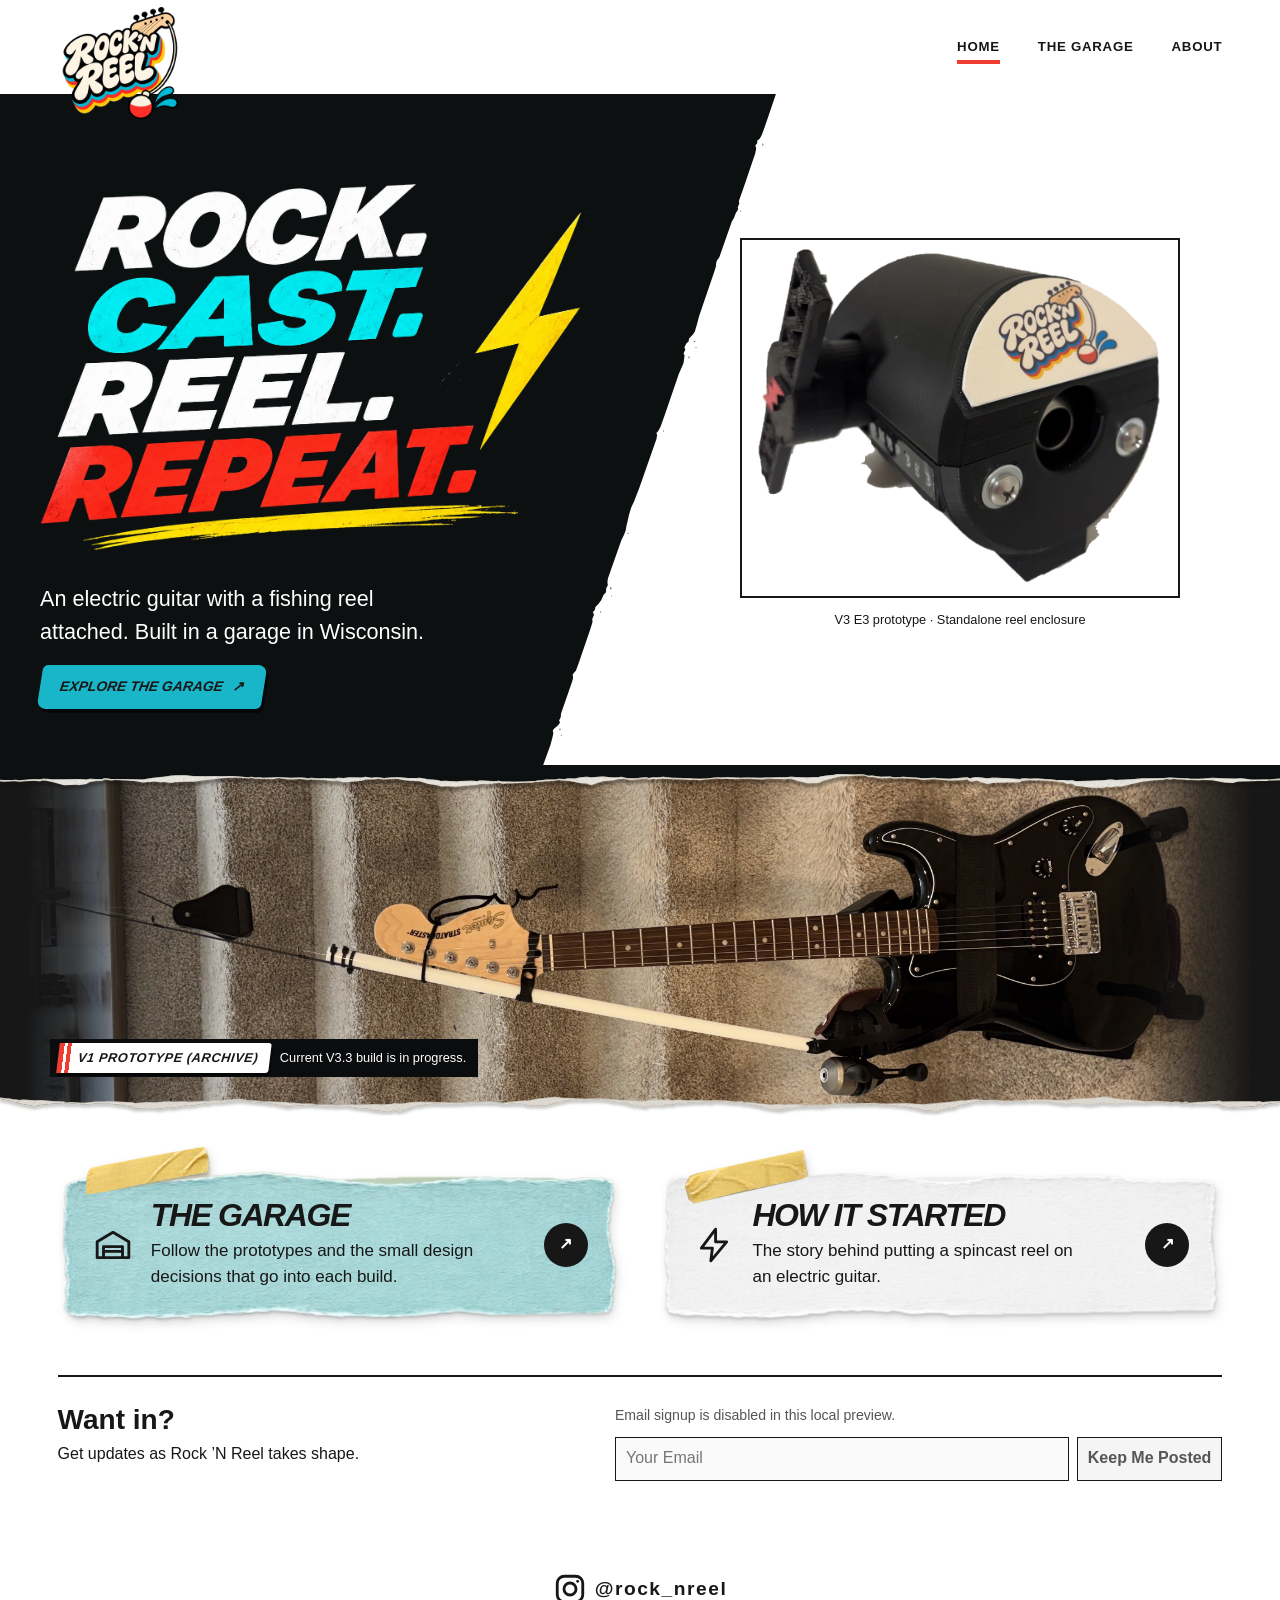
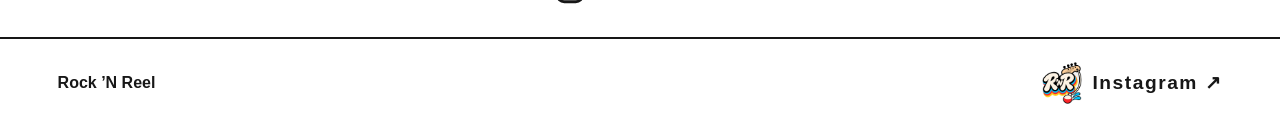
<file: index.html>
<!doctype html>
<html lang="en">
<head>
  <meta charset="utf-8">
  <meta name="viewport" content="width=device-width, initial-scale=1">
  <meta name="theme-color" content="#171717">
  <title>Rock ’N Reel | Rock. Cast. Reel. Repeat.</title>
  <link rel="icon" href="favicon.ico" sizes="16x16 32x32 48x48">
  <link rel="icon" type="image/png" sizes="16x16" href="favicon-16.png">
  <link rel="icon" type="image/png" sizes="32x32" href="favicon-32.png">
  <link rel="icon" type="image/png" sizes="48x48" href="favicon-48.png">
  <link rel="apple-touch-icon" sizes="180x180" href="webclip-180.png">
  <link rel="manifest" href="site.webmanifest">
  <link rel="stylesheet" href="style.css">
  <link rel="stylesheet" href="homepage-variations.css">
  <script src="integrations.js" defer></script>
</head>
<body class="home punk punk-a punk-d main-home">
  <a class="skip-link" href="#main">Skip to content</a>
  <header class="site-header">
    <div class="frame masthead">
      <a class="brand" href="index.html"><img src="assets/branding/rock-n-reel-logo-transparent.png" width="1328" height="1184" alt="Rock ’N Reel"></a>
      <nav aria-label="Main navigation">
      <a href="index.html" aria-current="page">Home</a>
      <a href="garage/index.html">The Garage</a>
      <a href="about.html">About</a>
      </nav>
    </div>
  </header>
  <main id="main" class="">
    <section class="punk-hero hero hero-split">
      <div class="hero-copy hero-left">
        <h1><img src="assets/site-art/headline-art.webp" width="1329" height="889" alt="Rock. Cast. Reel. Repeat."></h1>
        <p>An electric guitar with a fishing reel attached. Built in a garage in Wisconsin.</p>
        <a class="button" href="garage/index.html">Explore The Garage <span aria-hidden="true">↗</span></a>
      </div>
      <figure class="photo reel-photo hero-right">
        <div class="reel-stage">
          <img src="assets/site-art/reel-v3e3-original-photo-cutout.webp" width="1004" height="858" alt="Three-quarter view of the black V3 E3 enclosure with its Rock ’N Reel badge and line opening" fetchpriority="high">
        </div>
        <figcaption>V3 E3 prototype · Standalone reel enclosure</figcaption>
      </figure>
    </section>
    <section class="full-guitar" aria-label="Full prototype panorama">
      <figure class="photo">
        <div class="paper-edge upper" aria-hidden="true"></div>
        <div class="guitar-panorama">
          <img src="assets/photos/archive-v1/v1-full-guitar-horizontal.jpg" width="2016" height="1512" alt="Full black electric guitar with the V1 reel and fishing rod attached, laid across carpeted steps">
        </div>
        <div class="paper-edge lower" aria-hidden="true"></div>
        <figcaption><strong class="archive-stamp">V1 PROTOTYPE (ARCHIVE)</strong><span>Current V3.3 build is in progress.</span></figcaption>
      </figure>
    </section>
    <div class="frame cards home-cards">
    <article class="card blue">
      <div class="card-copy">
        <span class="card-icon" aria-hidden="true"><svg viewBox="0 0 24 24"><path d="M2 10l10-6 10 6v10H2z M6 20v-7h12v7 M6 16h12" stroke-linejoin="round" /></svg></span>
        <h2>The Garage</h2>
        <p>Follow the prototypes and the small design decisions that go into each build.</p>
        <a class="text-link" href="garage/index.html"><span class="sr-only">See the builds </span><span aria-hidden="true">&#8599;</span></a>
      </div>
    </article>
    <article class="card yellow">
      <div class="card-copy">
        <span class="card-icon" aria-hidden="true"><svg viewBox="0 0 24 24"><path d="M13 2L4 14h7l-1 8 10-12h-7z" stroke-linejoin="round" /></svg></span>
        <h2>How it started</h2>
        <p>The story behind putting a spincast reel on an electric guitar.</p>
        <a class="text-link" href="about.html"><span class="sr-only">Read the story </span><span aria-hidden="true">&#8599;</span></a>
      </div>
    </article>
    </div>
    <section class="signup frame" aria-labelledby="signup-heading">
      <div><h2 id="signup-heading">Want in?</h2><p>Get updates as Rock ’N Reel takes shape.</p></div>
      <div>
        <p id="signup-status">Email signup is disabled in this local preview.</p>
        <form aria-describedby="signup-status"
          data-action="https://app.kit.com/forms/9862928/subscriptions"
          class="seva-form formkit-form signup-form"
          method="post"
          data-sv-form="9862928"
          data-uid="51ef95fc87"
          data-format="inline"
          data-version="5"
          data-options="{&quot;settings&quot;:{&quot;after_subscribe&quot;:{&quot;action&quot;:&quot;message&quot;,&quot;success_message&quot;:&quot;You’re in. One quick email confirmation and you’re officially on the list.&quot;,&quot;redirect_url&quot;:&quot;&quot;},&quot;analytics&quot;:{&quot;google&quot;:null,&quot;fathom&quot;:null,&quot;facebook&quot;:null,&quot;segment&quot;:null,&quot;pinterest&quot;:null,&quot;sparkloop&quot;:null,&quot;googletagmanager&quot;:null},&quot;modal&quot;:{&quot;trigger&quot;:&quot;timer&quot;,&quot;scroll_percentage&quot;:null,&quot;timer&quot;:5,&quot;devices&quot;:&quot;all&quot;,&quot;show_once_every&quot;:15},&quot;powered_by&quot;:{&quot;show&quot;:true,&quot;url&quot;:&quot;https://kit.com/features/forms?utm_campaign=poweredby&amp;utm_content=form&amp;utm_medium=referral&amp;utm_source=dynamic&quot;},&quot;recaptcha&quot;:{&quot;enabled&quot;:true},&quot;return_visitor&quot;:{&quot;action&quot;:&quot;custom_content&quot;,&quot;custom_content&quot;:&quot;You’re already on the list 🤘\nWe’ll keep you posted when Rock ’N Reel has something worth shouting about.&quot;},&quot;slide_in&quot;:{&quot;display_in&quot;:&quot;bottom_right&quot;,&quot;trigger&quot;:&quot;timer&quot;,&quot;scroll_percentage&quot;:null,&quot;timer&quot;:5,&quot;devices&quot;:&quot;all&quot;,&quot;show_once_every&quot;:15},&quot;sticky_bar&quot;:{&quot;display_in&quot;:&quot;top&quot;,&quot;trigger&quot;:&quot;timer&quot;,&quot;scroll_percentage&quot;:null,&quot;timer&quot;:5,&quot;devices&quot;:&quot;all&quot;,&quot;show_once_every&quot;:15}},&quot;version&quot;:&quot;5&quot;}"
          min-width="400 500 600 700 800"
        >
          <div data-style="clean">
            <ul class="formkit-alert formkit-alert-error" data-element="errors" data-group="alert" aria-live="polite"></ul>
            <div class="seva-fields formkit-fields" data-element="fields" data-stacked="false">
              <div class="formkit-field">
                <label class="sr-only" for="signup-email">Email address</label>
                <input id="signup-email" disabled class="formkit-input" name="email_address" type="email" autocomplete="email" aria-label="Your Email" placeholder="Your Email" required>
              </div>
              <button class="formkit-submit" disabled data-element="submit" type="submit">
                <div class="formkit-spinner" aria-hidden="true"><div></div><div></div><div></div></div>
                <span>Keep Me Posted</span>
              </button>
            </div>
            <div class="formkit-powered-by-convertkit-container">
              <a class="formkit-powered-by-convertkit" href="https://kit.com/features/forms?utm_campaign=poweredby&amp;utm_content=form&amp;utm_medium=referral&amp;utm_source=dynamic" data-element="powered-by" data-variant="dark" target="_blank" rel="nofollow noopener">Built with Kit</a>
            </div>
          </div>
        </form>
      </div>
    </section>

    <footer class="social-footer">
      <a class="instagram-link" href="https://www.instagram.com/rock_nreel/" target="_blank" rel="noopener noreferrer" aria-label="Follow Rock ’N Reel on Instagram at @rock_nreel">
        <svg class="instagram-icon" viewBox="0 0 24 24" aria-hidden="true">
          <rect x="3" y="3" width="18" height="18" rx="5"></rect>
          <circle cx="12" cy="12" r="4.25"></circle>
          <circle class="instagram-icon-dot" cx="17.4" cy="6.6" r="1"></circle>
        </svg>
        <span>@rock_nreel</span>
      </a>
    </footer>
  </main>
  <footer class="site-footer"><div class="frame footer-inner">
    <span>Rock ’N Reel</span>
    <a href="https://www.instagram.com/rock_nreel/" rel="noopener noreferrer" class="instagram-link"><img src="assets/branding/rock-n-reel-rr-favicon-512.png" width="60" height="60" alt=""><span>Instagram <span aria-hidden="true">&#8599;</span></span></a>
  </div></footer>
</body>
</html>
</file>
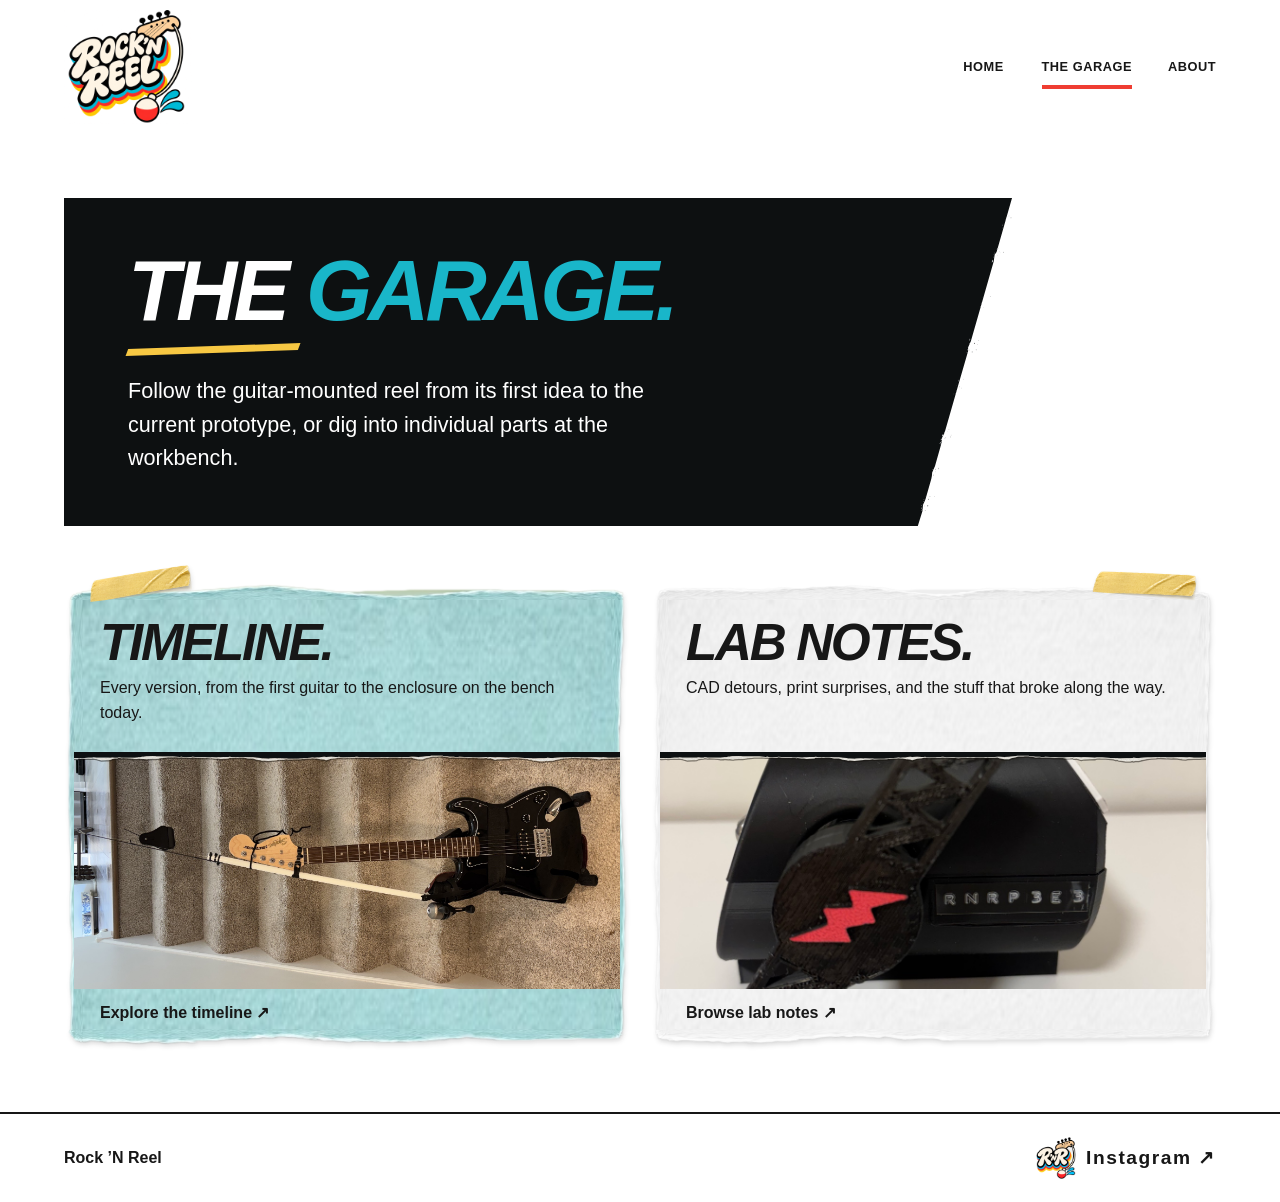
<file: garage/index.html>
<!doctype html>
<html lang="en">
<head>
  <meta charset="utf-8">
  <meta name="viewport" content="width=device-width, initial-scale=1">
  <meta name="theme-color" content="#171717">
  <title>The Garage | Rock ’N Reel</title>
  <link rel="icon" href="../favicon.ico" sizes="16x16 32x32 48x48">
  <link rel="icon" type="image/png" sizes="16x16" href="../favicon-16.png">
  <link rel="icon" type="image/png" sizes="32x32" href="../favicon-32.png">
  <link rel="icon" type="image/png" sizes="48x48" href="../favicon-48.png">
  <link rel="apple-touch-icon" sizes="180x180" href="../webclip-180.png">
  <link rel="manifest" href="../site.webmanifest">
  <link rel="stylesheet" href="../style.css">
  <link rel="stylesheet" href="garage.css">
  <script src="../integrations.js" defer></script>
</head>
<body class="garage-site">
  <a class="skip-link" href="#main">Skip to content</a>
  <header class="site-header">
    <div class="frame masthead">
      <a class="brand" href="../index.html"><img src="../assets/branding/rock-n-reel-logo-transparent.png" width="1328" height="1184" alt="Rock ’N Reel"></a>
      <nav aria-label="Main navigation">
      <a href="../index.html">Home</a>
      <a href="../garage/index.html" aria-current="page">The Garage</a>
      <a href="../about.html">About</a>
      </nav>
    </div>
  </header>
  <main id="main" class="interior">
    <div class="frame">
    <div class="page-intro garage-mast">
      <h1>The <em>Garage.</em></h1>
      <p>Follow the guitar-mounted reel from its first idea to the current prototype, or dig into individual parts at the workbench.</p>
    </div>
      <div class="garage-choices">
  <a class="garage-choice" href="timeline.html"><div><h2>Timeline.</h2><p>Every version, from the first guitar to the enclosure on the bench today.</p></div>
  <div class="choice-photo"><img src="../assets/photos/archive-v1/v1-full-guitar-horizontal.jpg" alt="Archive V1 guitar and rod on carpeted steps"></div><span>Explore the timeline &#8599;</span></a>
  <a class="garage-choice notes-choice" href="lab-notes.html"><div><h2>Lab Notes.</h2><p>CAD detours, print surprises, and the stuff that broke along the way.</p></div>
  <div class="choice-photo"><img src="../assets/photos/v3-e3/v3-e3-handle-and-version.jpg" alt="V3 E3 enclosure handle with a red lightning bolt"></div><span>Browse lab notes &#8599;</span></a>
</div>
    </div>
  </main>
  <footer class="site-footer"><div class="frame footer-inner">
    <span>Rock ’N Reel</span>
    <a href="https://www.instagram.com/rock_nreel/" rel="noopener noreferrer" class="instagram-link"><img src="../assets/branding/rock-n-reel-rr-favicon-512.png" width="60" height="60" alt=""><span>Instagram <span aria-hidden="true">&#8599;</span></span></a>
  </div></footer>
</body>
</html>
</file>
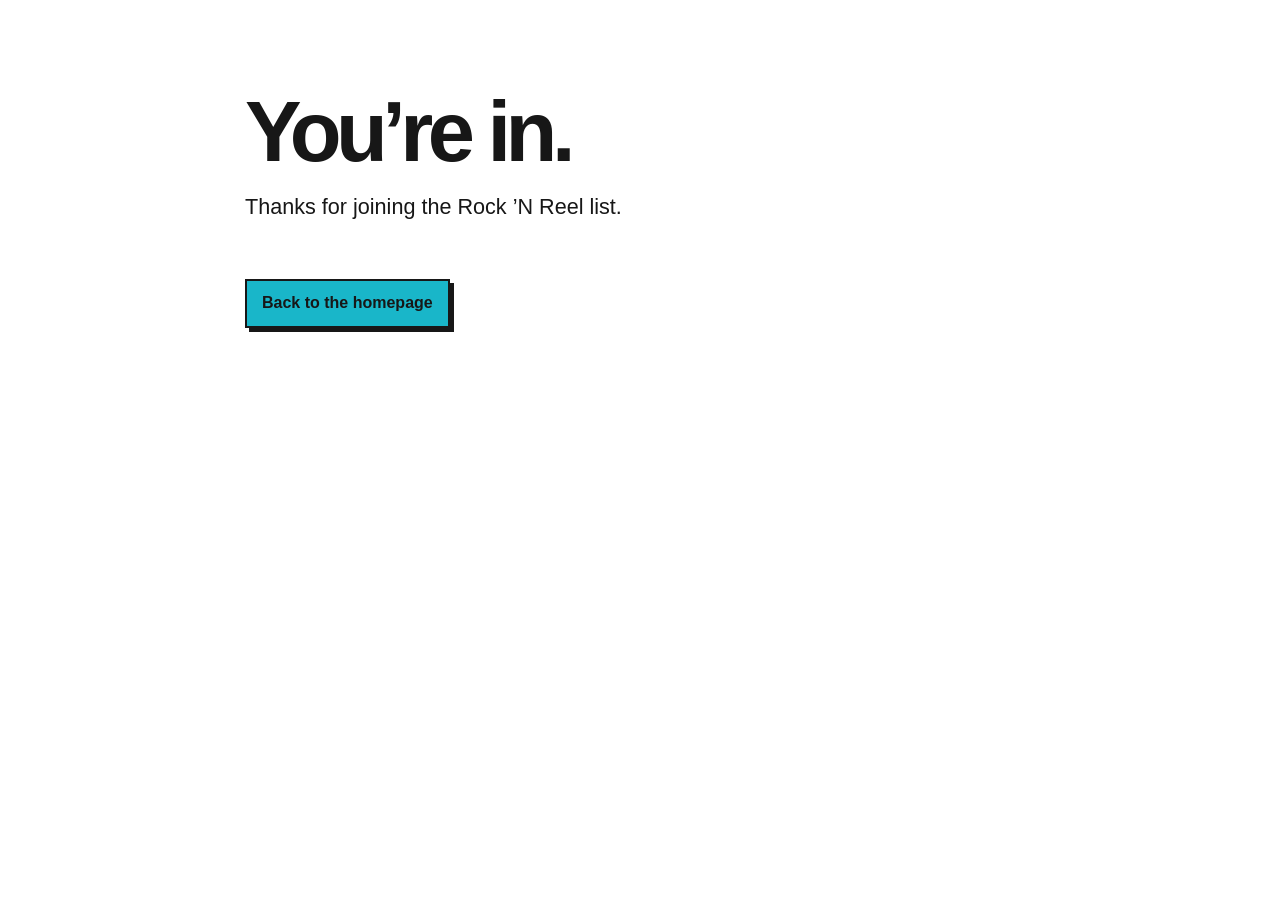
<file: thanks/index.html>
<!doctype html>
<html lang="en">
<head>
  <meta charset="utf-8">
  <meta name="viewport" content="width=device-width, initial-scale=1">
  <title>You’re In — Rock ’N Reel</title>
  <meta name="description" content="Thanks for joining the Rock ’N Reel list.">
  <meta name="theme-color" content="#0a0a0a">

  <link rel="icon" href="../favicon.ico" sizes="16x16 32x32 48x48">
  <link rel="icon" type="image/png" sizes="16x16" href="../favicon-16.png">
  <link rel="icon" type="image/png" sizes="32x32" href="../favicon-32.png">
  <link rel="icon" type="image/png" sizes="48x48" href="../favicon-48.png">
  <link rel="apple-touch-icon" sizes="180x180" href="../webclip-180.png">
  <link rel="manifest" href="../site.webmanifest">
  <link rel="stylesheet" href="../style.css">
</head>
<body>
  <main class="interior">
    <section class="frame article" aria-labelledby="confirmation-heading">
      <div class="page-intro">
        <h1 id="confirmation-heading">You’re in.</h1>
        <p>Thanks for joining the Rock ’N Reel list.</p>
      </div>
      <a class="button" href="../">Back to the homepage</a>
    </section>
  </main>
  <!-- Cloudflare Web Analytics -->
  <script type="module" src="https://static.cloudflareinsights.com/beacon.min.js" data-cf-beacon='{"token":"14f0848816214ab6982079dc518ba7c0"}'></script>
  <!-- End Cloudflare Web Analytics -->
</body>
</html>
</file>
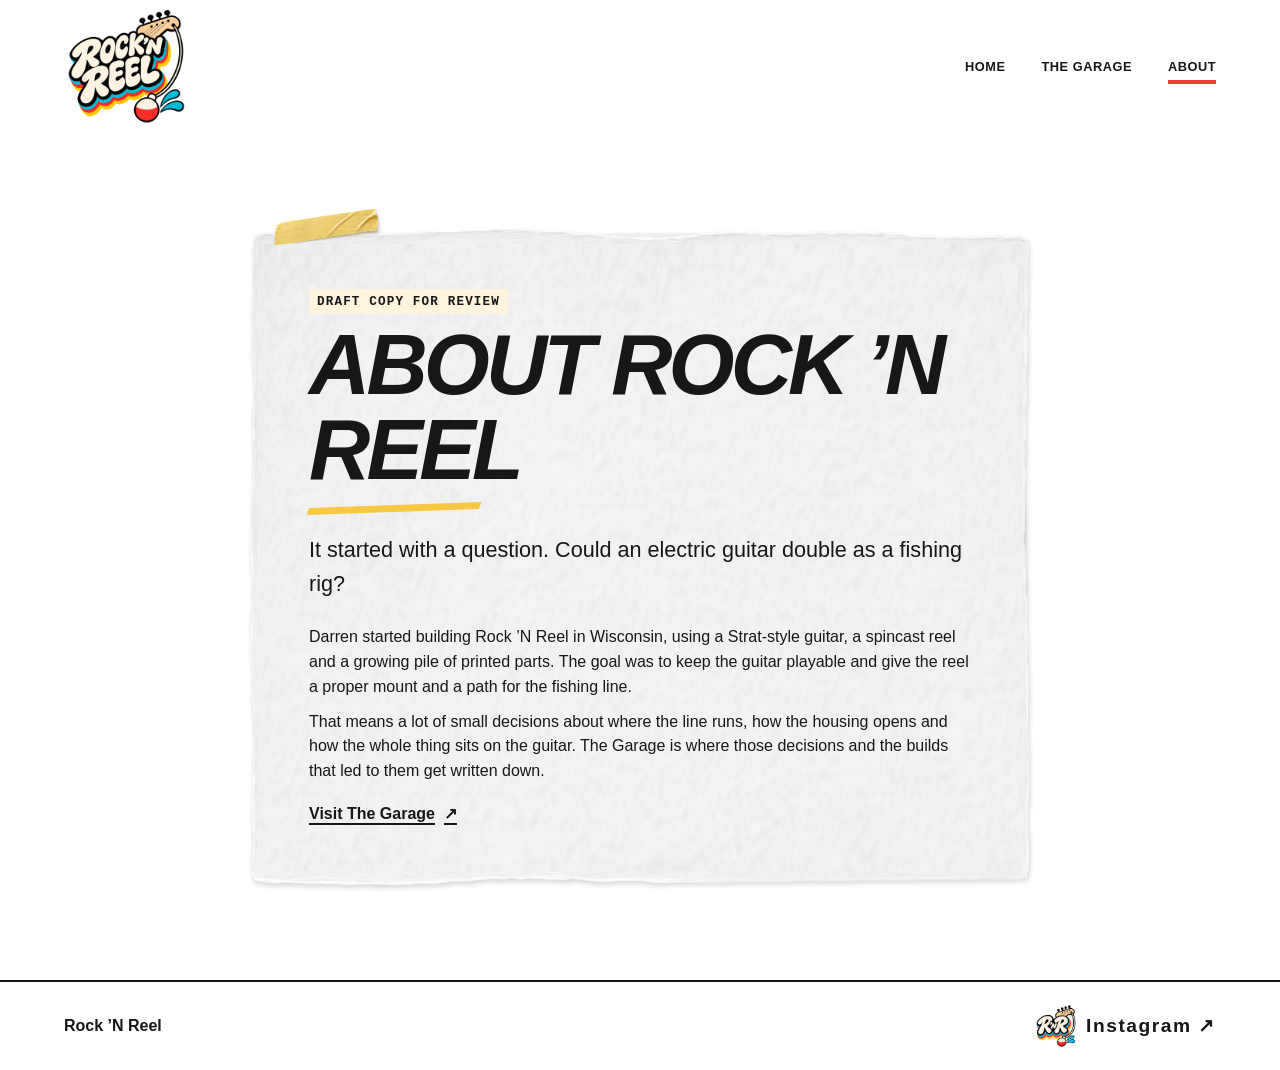
<file: about.html>
<!doctype html>
<html lang="en">
<head>
  <meta charset="utf-8">
  <meta name="viewport" content="width=device-width, initial-scale=1">
  <meta name="theme-color" content="#171717">
  <title>About | Rock ’N Reel</title>
  <link rel="icon" href="favicon.ico" sizes="16x16 32x32 48x48">
  <link rel="icon" type="image/png" sizes="16x16" href="favicon-16.png">
  <link rel="icon" type="image/png" sizes="32x32" href="favicon-32.png">
  <link rel="icon" type="image/png" sizes="48x48" href="favicon-48.png">
  <link rel="apple-touch-icon" sizes="180x180" href="webclip-180.png">
  <link rel="manifest" href="site.webmanifest">
  <link rel="stylesheet" href="style.css">
  <script src="integrations.js" defer></script>
</head>
<body class="garage-site about-site">
  <a class="skip-link" href="#main">Skip to content</a>
  <header class="site-header">
    <div class="frame masthead">
      <a class="brand" href="index.html"><img src="assets/branding/rock-n-reel-logo-transparent.png" width="1328" height="1184" alt="Rock ’N Reel"></a>
      <nav aria-label="Main navigation">
      <a href="index.html">Home</a>
      <a href="garage/index.html">The Garage</a>
      <a href="about.html" aria-current="page">About</a>
      </nav>
    </div>
  </header>
  <main id="main" class="interior">
    <article class="frame article">
      <p class="article-meta draft">Draft copy for review</p>
      <h1>About Rock ’N Reel</h1>
      <p class="lede">It started with a question. Could an electric guitar double as a fishing rig?</p>
      <p>Darren started building Rock ’N Reel in Wisconsin, using a Strat-style guitar, a spincast reel and a growing pile of printed parts. The goal was to keep the guitar playable and give the reel a proper mount and a path for the fishing line.</p>
      <p>That means a lot of small decisions about where the line runs, how the housing opens and how the whole thing sits on the guitar. The Garage is where those decisions and the builds that led to them get written down.</p>
      <a class="text-link" href="garage/index.html">Visit The Garage <span aria-hidden="true">↗</span></a>
    </article>
  </main>
  <footer class="site-footer"><div class="frame footer-inner">
    <span>Rock ’N Reel</span>
    <a href="https://www.instagram.com/rock_nreel/" rel="noopener noreferrer" class="instagram-link"><img src="assets/branding/rock-n-reel-rr-favicon-512.png" width="60" height="60" alt=""><span>Instagram <span aria-hidden="true">&#8599;</span></span></a>
  </div></footer>
</body>
</html>
</file>
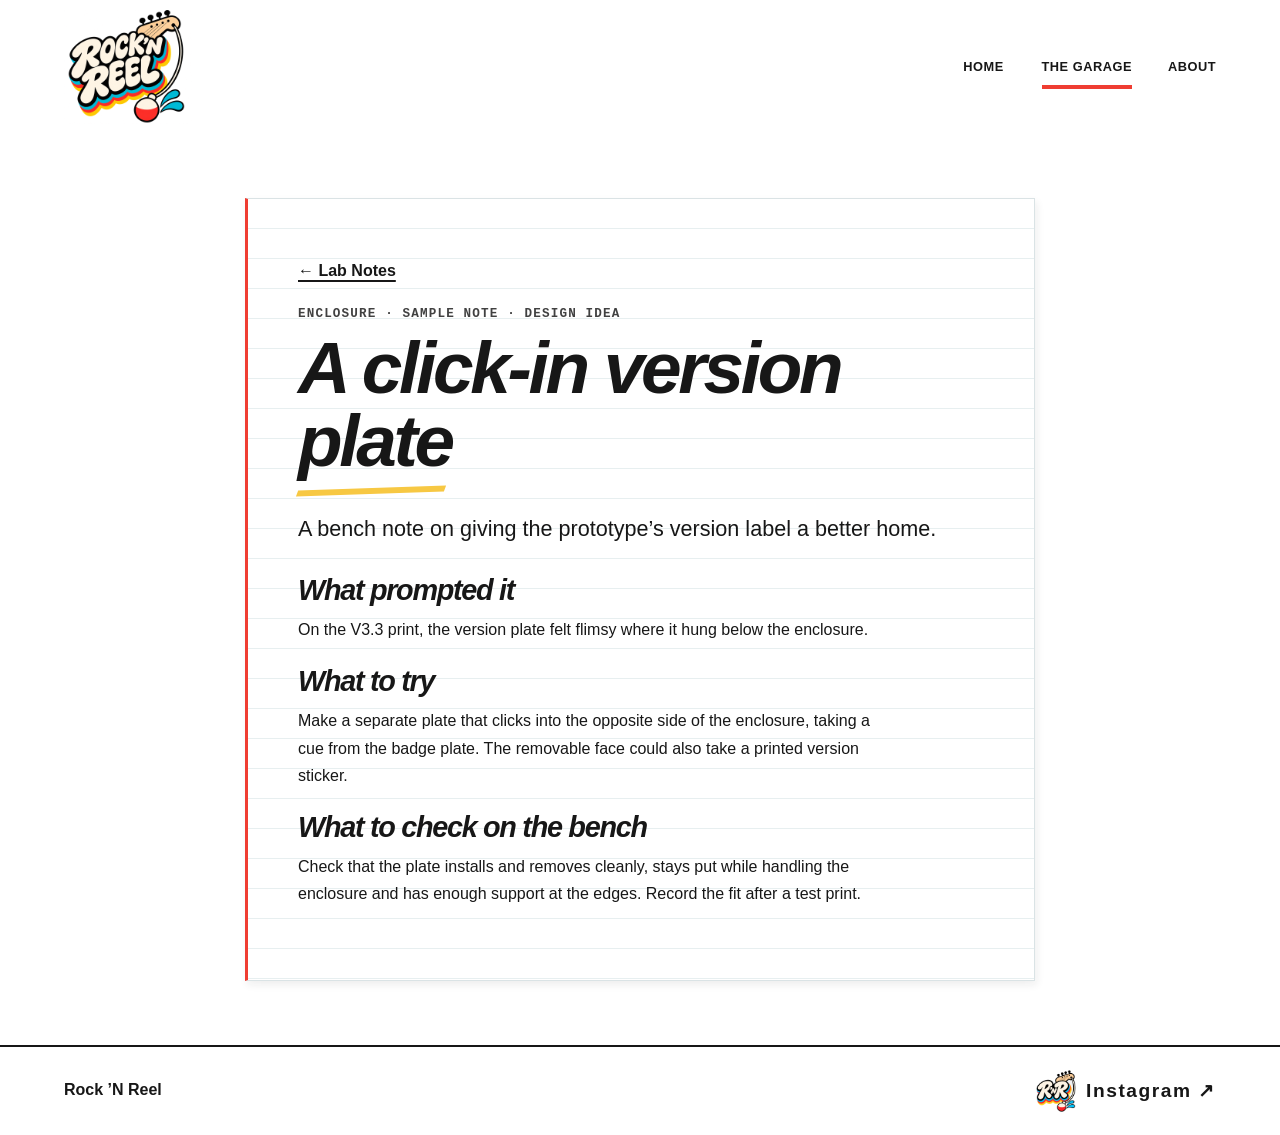
<file: garage/click-in-version-plate.html>
<!doctype html>
<html lang="en">
<head>
  <meta charset="utf-8">
  <meta name="viewport" content="width=device-width, initial-scale=1">
  <meta name="theme-color" content="#171717">
  <title>A click-in version plate | Rock ’N Reel</title>
  <link rel="icon" href="../favicon.ico" sizes="16x16 32x32 48x48">
  <link rel="icon" type="image/png" sizes="16x16" href="../favicon-16.png">
  <link rel="icon" type="image/png" sizes="32x32" href="../favicon-32.png">
  <link rel="icon" type="image/png" sizes="48x48" href="../favicon-48.png">
  <link rel="apple-touch-icon" sizes="180x180" href="../webclip-180.png">
  <link rel="manifest" href="../site.webmanifest">
  <link rel="stylesheet" href="../style.css">
  <link rel="stylesheet" href="garage.css">
  <script src="../integrations.js" defer></script>
</head>
<body class="garage-site">
  <a class="skip-link" href="#main">Skip to content</a>
  <header class="site-header">
    <div class="frame masthead">
      <a class="brand" href="../index.html"><img src="../assets/branding/rock-n-reel-logo-transparent.png" width="1328" height="1184" alt="Rock ’N Reel"></a>
      <nav aria-label="Main navigation">
      <a href="../index.html">Home</a>
      <a href="../garage/index.html" aria-current="location">The Garage</a>
      <a href="../about.html">About</a>
      </nav>
    </div>
  </header>
  <main id="main" class="interior">
    <article class="frame article notebook">
      <header class="entry-header">
        <a class="back-link" href="lab-notes.html">← Lab Notes</a>
        <p class="article-meta">Enclosure · Sample note · Design idea</p>
        <h1>A click-in version plate</h1>
        <p class="lede">A bench note on giving the prototype’s version label a better home.</p>
      </header>
      <section><h2>What prompted it</h2><p>On the V3.3 print, the version plate felt flimsy where it hung below the enclosure.</p></section>
      <section><h2>What to try</h2><p>Make a separate plate that clicks into the opposite side of the enclosure, taking a cue from the badge plate. The removable face could also take a printed version sticker.</p></section>
      <section><h2>What to check on the bench</h2><p>Check that the plate installs and removes cleanly, stays put while handling the enclosure and has enough support at the edges. Record the fit after a test print.</p></section>
    </article>
  </main>
  <footer class="site-footer"><div class="frame footer-inner">
    <span>Rock ’N Reel</span>
    <a href="https://www.instagram.com/rock_nreel/" rel="noopener noreferrer" class="instagram-link"><img src="../assets/branding/rock-n-reel-rr-favicon-512.png" width="60" height="60" alt=""><span>Instagram <span aria-hidden="true">&#8599;</span></span></a>
  </div></footer>
</body>
</html>
</file>
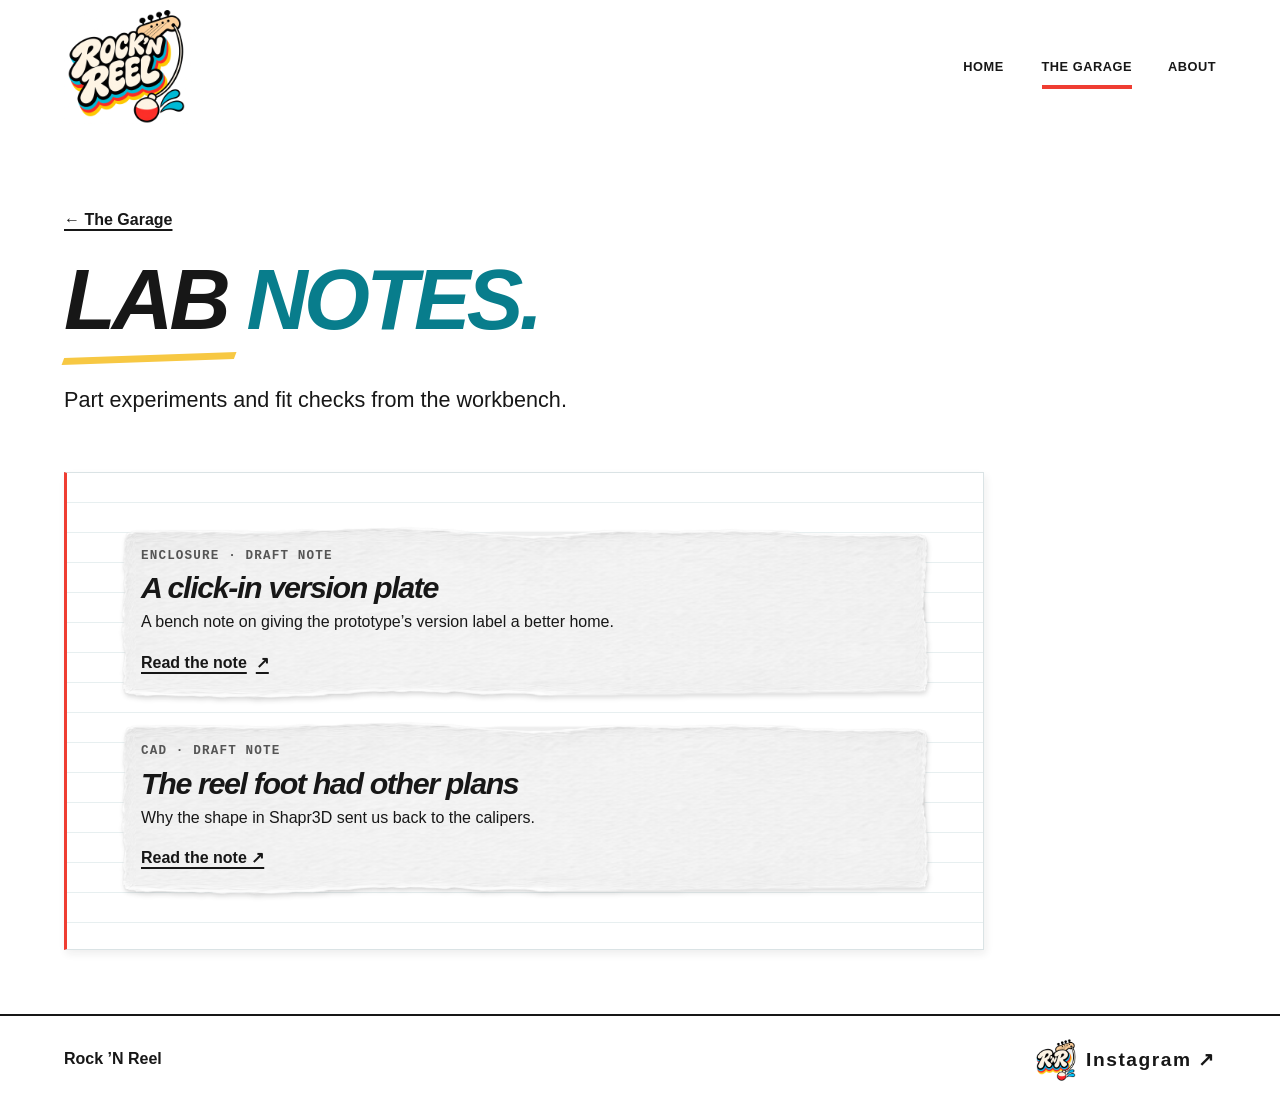
<file: garage/lab-notes.html>
<!doctype html>
<html lang="en">
<head>
  <meta charset="utf-8">
  <meta name="viewport" content="width=device-width, initial-scale=1">
  <meta name="theme-color" content="#171717">
  <title>Lab Notes | Rock ’N Reel</title>
  <link rel="icon" href="../favicon.ico" sizes="16x16 32x32 48x48">
  <link rel="icon" type="image/png" sizes="16x16" href="../favicon-16.png">
  <link rel="icon" type="image/png" sizes="32x32" href="../favicon-32.png">
  <link rel="icon" type="image/png" sizes="48x48" href="../favicon-48.png">
  <link rel="apple-touch-icon" sizes="180x180" href="../webclip-180.png">
  <link rel="manifest" href="../site.webmanifest">
  <link rel="stylesheet" href="../style.css">
  <link rel="stylesheet" href="garage.css">
  <script src="../integrations.js" defer></script>
</head>
<body class="garage-site">
  <a class="skip-link" href="#main">Skip to content</a>
  <header class="site-header">
    <div class="frame masthead">
      <a class="brand" href="../index.html"><img src="../assets/branding/rock-n-reel-logo-transparent.png" width="1328" height="1184" alt="Rock ’N Reel"></a>
      <nav aria-label="Main navigation">
      <a href="../index.html">Home</a>
      <a href="../garage/index.html" aria-current="location">The Garage</a>
      <a href="../about.html">About</a>
      </nav>
    </div>
  </header>
  <main id="main" class="interior">
    <div class="frame">
    <div class="page-intro">
      <a class="back-link" href="index.html">← The Garage</a>
      <h1>Lab <em>Notes.</em></h1>
      <p>Part experiments and fit checks from the workbench.</p>
    </div>
      <div class="notebook note-index">
        <article>
          <p class="article-meta">Enclosure · Draft note</p>
          <h2><a href="click-in-version-plate.html">A click-in version plate</a></h2>
          <p>A bench note on giving the prototype’s version label a better home.</p>
          <a class="text-link" href="click-in-version-plate.html">Read the note <span aria-hidden="true">↗</span></a>
        </article>
        <article><p class="article-meta">CAD · Draft note</p><h2><a href="reel-foot-fit.html">The reel foot had other plans</a></h2><p>Why the shape in Shapr3D sent us back to the calipers.</p><a class="text-link" href="reel-foot-fit.html">Read the note &#8599;</a></article>
      </div>
    </div>
  </main>
  <footer class="site-footer"><div class="frame footer-inner">
    <span>Rock ’N Reel</span>
    <a href="https://www.instagram.com/rock_nreel/" rel="noopener noreferrer" class="instagram-link"><img src="../assets/branding/rock-n-reel-rr-favicon-512.png" width="60" height="60" alt=""><span>Instagram <span aria-hidden="true">&#8599;</span></span></a>
  </div></footer>
</body>
</html>
</file>
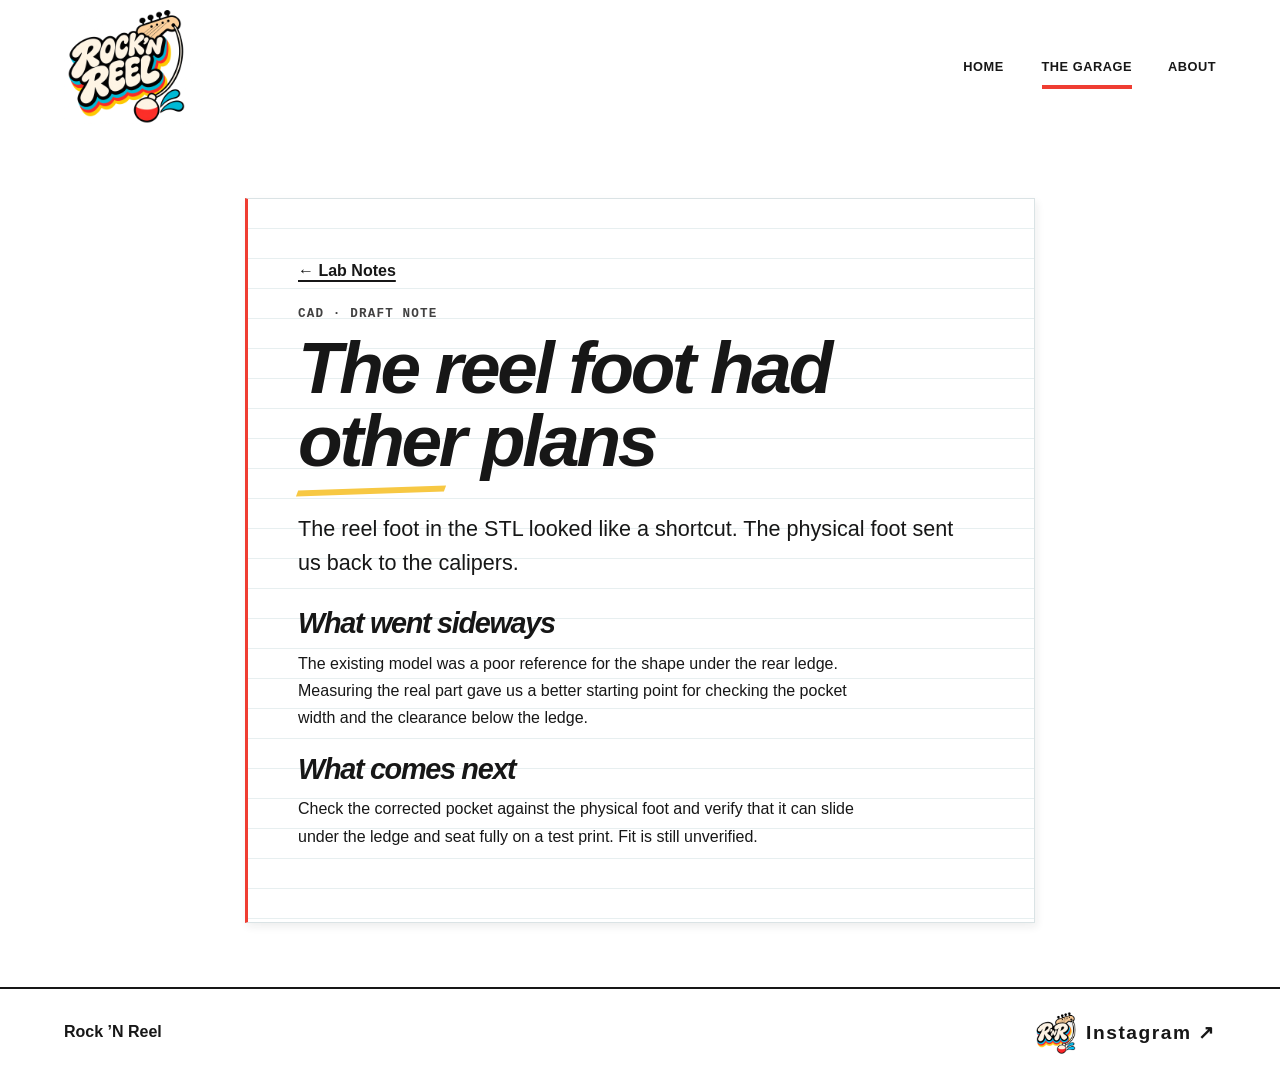
<file: garage/reel-foot-fit.html>
<!doctype html>
<html lang="en">
<head>
  <meta charset="utf-8">
  <meta name="viewport" content="width=device-width, initial-scale=1">
  <meta name="theme-color" content="#171717">
  <title>The reel foot had other plans | Rock ’N Reel</title>
  <link rel="icon" href="../favicon.ico" sizes="16x16 32x32 48x48">
  <link rel="icon" type="image/png" sizes="16x16" href="../favicon-16.png">
  <link rel="icon" type="image/png" sizes="32x32" href="../favicon-32.png">
  <link rel="icon" type="image/png" sizes="48x48" href="../favicon-48.png">
  <link rel="apple-touch-icon" sizes="180x180" href="../webclip-180.png">
  <link rel="manifest" href="../site.webmanifest">
  <link rel="stylesheet" href="../style.css">
  <link rel="stylesheet" href="garage.css">
  <script src="../integrations.js" defer></script>
</head>
<body class="garage-site">
  <a class="skip-link" href="#main">Skip to content</a>
  <header class="site-header">
    <div class="frame masthead">
      <a class="brand" href="../index.html"><img src="../assets/branding/rock-n-reel-logo-transparent.png" width="1328" height="1184" alt="Rock ’N Reel"></a>
      <nav aria-label="Main navigation">
      <a href="../index.html">Home</a>
      <a href="../garage/index.html" aria-current="location">The Garage</a>
      <a href="../about.html">About</a>
      </nav>
    </div>
  </header>
  <main id="main" class="interior">
    <article class="frame article notebook">
      <header class="entry-header">
        <a class="back-link" href="lab-notes.html">← Lab Notes</a>
        <p class="article-meta">CAD &middot; Draft note</p>
        <h1>The reel foot had other plans</h1>
        <p class="lede">The reel foot in the STL looked like a shortcut. The physical foot sent us back to the calipers.</p>
      </header>
<section><h2>What went sideways</h2><p>The existing model was a poor reference for the shape under the rear ledge. Measuring the real part gave us a better starting point for checking the pocket width and the clearance below the ledge.</p></section>
<section><h2>What comes next</h2><p>Check the corrected pocket against the physical foot and verify that it can slide under the ledge and seat fully on a test print. Fit is still unverified.</p></section>
    </article>
  </main>
  <footer class="site-footer"><div class="frame footer-inner">
    <span>Rock ’N Reel</span>
    <a href="https://www.instagram.com/rock_nreel/" rel="noopener noreferrer" class="instagram-link"><img src="../assets/branding/rock-n-reel-rr-favicon-512.png" width="60" height="60" alt=""><span>Instagram <span aria-hidden="true">&#8599;</span></span></a>
  </div></footer>
</body>
</html>
</file>
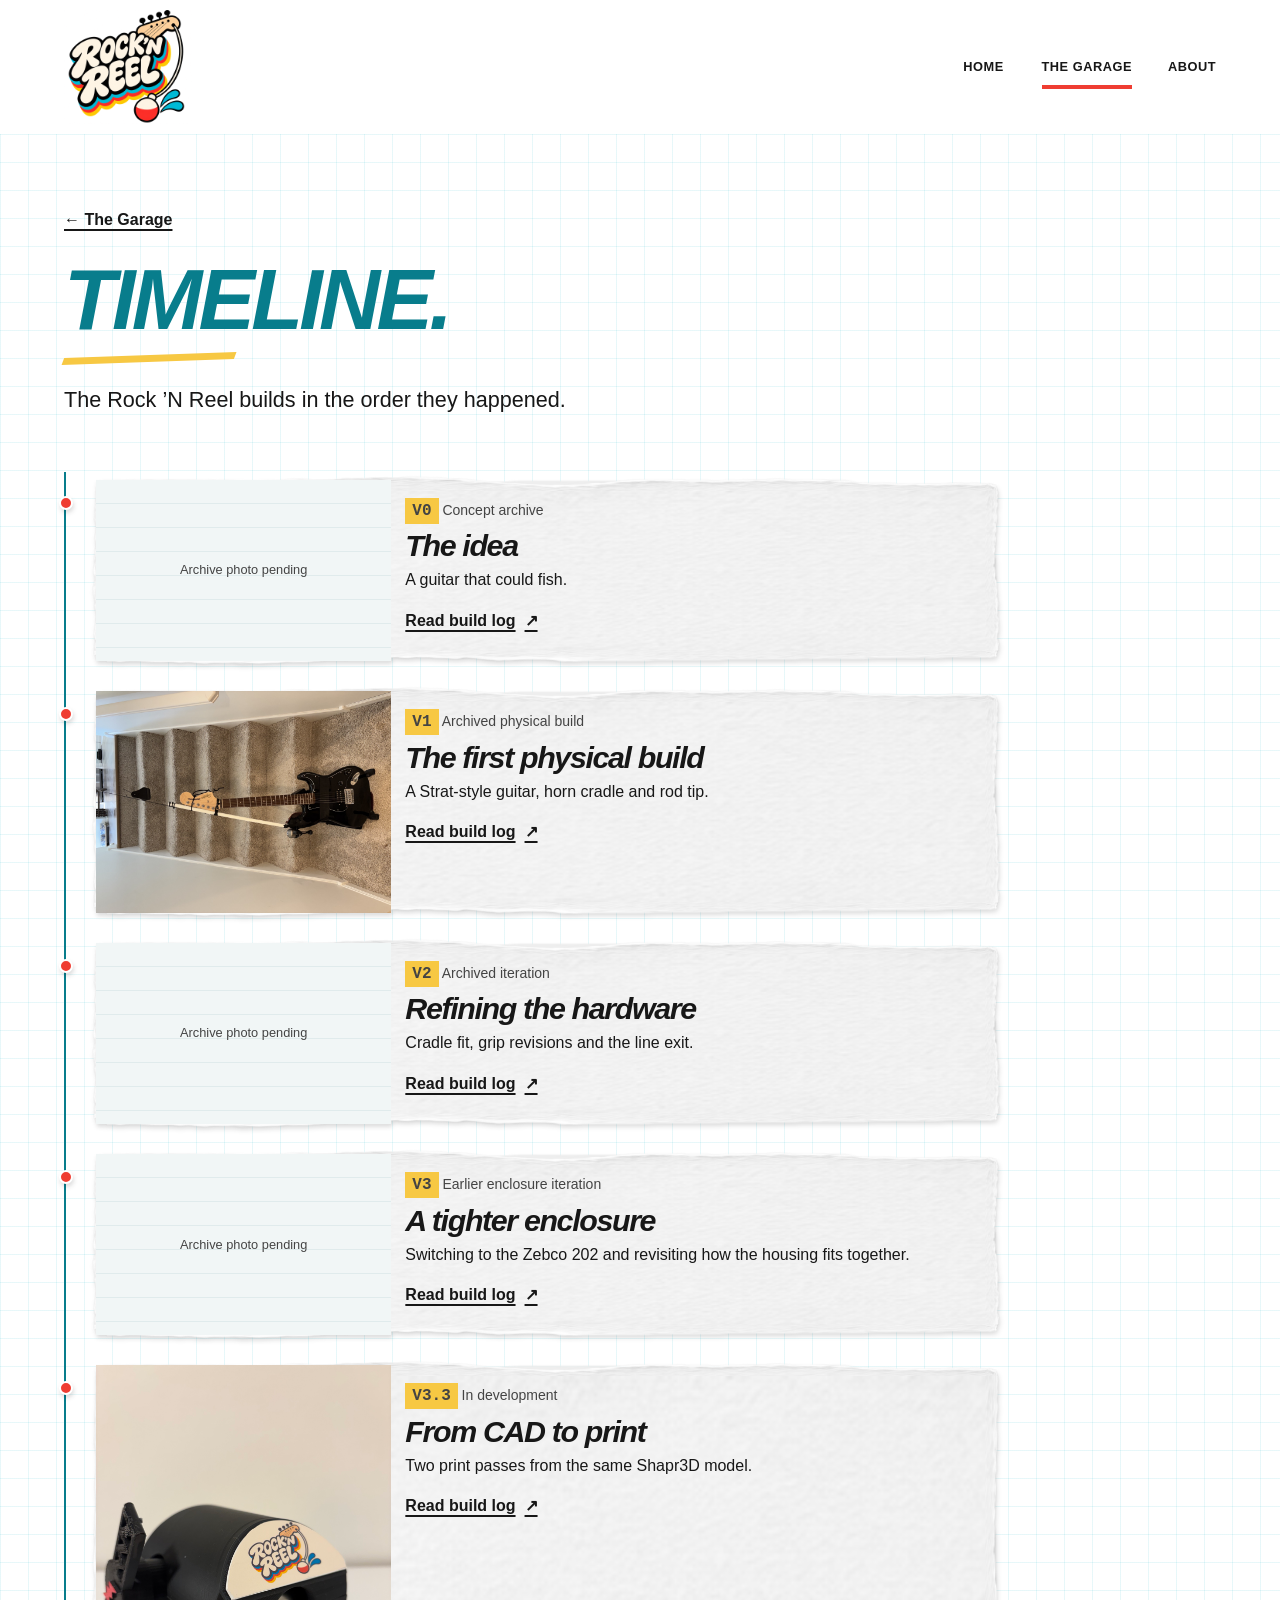
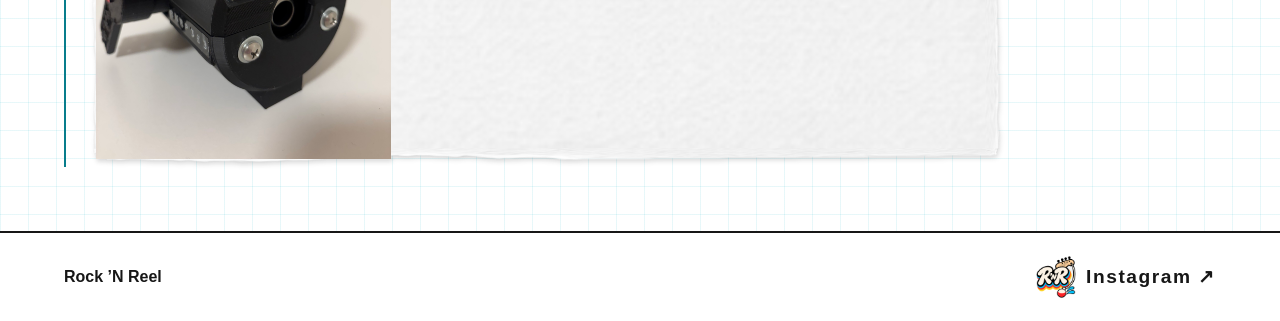
<file: garage/timeline.html>
<!doctype html>
<html lang="en">
<head>
  <meta charset="utf-8">
  <meta name="viewport" content="width=device-width, initial-scale=1">
  <meta name="theme-color" content="#171717">
  <title>Timeline | Rock ’N Reel</title>
  <link rel="icon" href="../favicon.ico" sizes="16x16 32x32 48x48">
  <link rel="icon" type="image/png" sizes="16x16" href="../favicon-16.png">
  <link rel="icon" type="image/png" sizes="32x32" href="../favicon-32.png">
  <link rel="icon" type="image/png" sizes="48x48" href="../favicon-48.png">
  <link rel="apple-touch-icon" sizes="180x180" href="../webclip-180.png">
  <link rel="manifest" href="../site.webmanifest">
  <link rel="stylesheet" href="../style.css">
  <link rel="stylesheet" href="garage.css">
  <script src="../integrations.js" defer></script>
</head>
<body class="garage-site">
  <a class="skip-link" href="#main">Skip to content</a>
  <header class="site-header">
    <div class="frame masthead">
      <a class="brand" href="../index.html"><img src="../assets/branding/rock-n-reel-logo-transparent.png" width="1328" height="1184" alt="Rock ’N Reel"></a>
      <nav aria-label="Main navigation">
      <a href="../index.html">Home</a>
      <a href="../garage/index.html" aria-current="location">The Garage</a>
      <a href="../about.html">About</a>
      </nav>
    </div>
  </header>
  <main id="main" class="interior graph">
    <div class="frame">
    <div class="page-intro">
      <a class="back-link" href="index.html">← The Garage</a>
      <h1><em>Timeline.</em></h1>
      <p>The Rock ’N Reel builds in the order they happened.</p>
    </div>
      <ol class="timeline">
        <li><div class="garage-missing">Archive photo pending</div><div class="timeline-copy"><p class="timeline-meta"><span class="version">V0</span> Concept archive</p><h2><a href="v0-the-idea.html">The idea</a></h2><p>A guitar that could fish.</p><a class="text-link" href="v0-the-idea.html" aria-label="Read the V0 build log">Read build log <span aria-hidden="true">↗</span></a></div></li>
        <li><img src="../assets/photos/archive-v1/v1-full-guitar-horizontal.jpg" alt="V1 full guitar and rod"><div class="timeline-copy"><p class="timeline-meta"><span class="version">V1</span> Archived physical build</p><h2><a href="v1-first-build.html">The first physical build</a></h2><p>A Strat-style guitar, horn cradle and rod tip.</p><a class="text-link" href="v1-first-build.html" aria-label="Read the V1 build log">Read build log <span aria-hidden="true">↗</span></a></div></li>
        <li><div class="garage-missing">Archive photo pending</div><div class="timeline-copy"><p class="timeline-meta"><span class="version">V2</span> Archived iteration</p><h2><a href="v2-refining-the-hardware.html">Refining the hardware</a></h2><p>Cradle fit, grip revisions and the line exit.</p><a class="text-link" href="v2-refining-the-hardware.html" aria-label="Read the V2 build log">Read build log <span aria-hidden="true">↗</span></a></div></li>
        <li><div class="garage-missing">Archive photo pending</div><div class="timeline-copy"><p class="timeline-meta"><span class="version">V3</span> Earlier enclosure iteration</p><h2><a href="v3-tighter-enclosure.html">A tighter enclosure</a></h2><p>Switching to the Zebco 202 and revisiting how the housing fits together.</p><a class="text-link" href="v3-tighter-enclosure.html" aria-label="Read the V3 build log">Read build log <span aria-hidden="true">↗</span></a></div></li>
        <li><img src="../assets/photos/v3-e3/v3-e3-hero-three-quarter.jpg" alt="V3 E3 enclosure, standalone"><div class="timeline-copy"><p class="timeline-meta"><span class="version">V3.3</span> In development</p><h2><a href="v3-3-from-cad-to-print.html">From CAD to print</a></h2><p>Two print passes from the same Shapr3D model.</p><a class="text-link" href="v3-3-from-cad-to-print.html" aria-label="Read the V3.3 build log">Read build log <span aria-hidden="true">↗</span></a></div></li>
      </ol>
    </div>
  </main>
  <footer class="site-footer"><div class="frame footer-inner">
    <span>Rock ’N Reel</span>
    <a href="https://www.instagram.com/rock_nreel/" rel="noopener noreferrer" class="instagram-link"><img src="../assets/branding/rock-n-reel-rr-favicon-512.png" width="60" height="60" alt=""><span>Instagram <span aria-hidden="true">&#8599;</span></span></a>
  </div></footer>
</body>
</html>
</file>
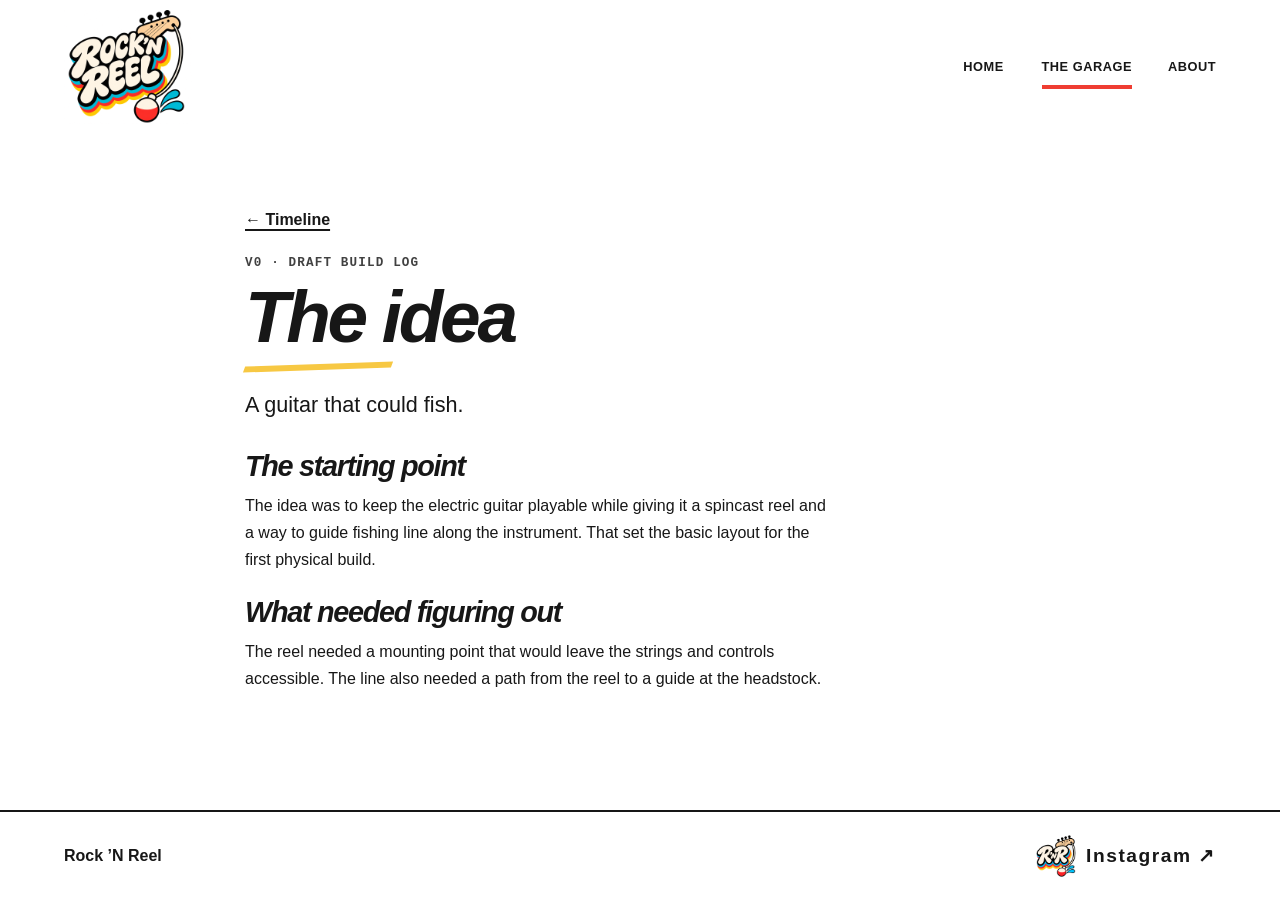
<file: garage/v0-the-idea.html>
<!doctype html>
<html lang="en">
<head>
  <meta charset="utf-8">
  <meta name="viewport" content="width=device-width, initial-scale=1">
  <meta name="theme-color" content="#171717">
  <title>The idea | Rock ’N Reel</title>
  <link rel="icon" href="../favicon.ico" sizes="16x16 32x32 48x48">
  <link rel="icon" type="image/png" sizes="16x16" href="../favicon-16.png">
  <link rel="icon" type="image/png" sizes="32x32" href="../favicon-32.png">
  <link rel="icon" type="image/png" sizes="48x48" href="../favicon-48.png">
  <link rel="apple-touch-icon" sizes="180x180" href="../webclip-180.png">
  <link rel="manifest" href="../site.webmanifest">
  <link rel="stylesheet" href="../style.css">
  <link rel="stylesheet" href="garage.css">
  <script src="../integrations.js" defer></script>
</head>
<body class="garage-site">
  <a class="skip-link" href="#main">Skip to content</a>
  <header class="site-header">
    <div class="frame masthead">
      <a class="brand" href="../index.html"><img src="../assets/branding/rock-n-reel-logo-transparent.png" width="1328" height="1184" alt="Rock ’N Reel"></a>
      <nav aria-label="Main navigation">
      <a href="../index.html">Home</a>
      <a href="../garage/index.html" aria-current="location">The Garage</a>
      <a href="../about.html">About</a>
      </nav>
    </div>
  </header>
  <main id="main" class="interior">
    <article class="frame article ">
      <header class="entry-header">
        <a class="back-link" href="timeline.html">← Timeline</a>
        <p class="article-meta">V0 · Draft build log</p>
        <h1>The idea</h1>
        <p class="lede">A guitar that could fish.</p>
      </header>
      <section><h2>The starting point</h2><p>The idea was to keep the electric guitar playable while giving it a spincast reel and a way to guide fishing line along the instrument. That set the basic layout for the first physical build.</p></section>
      <section><h2>What needed figuring out</h2><p>The reel needed a mounting point that would leave the strings and controls accessible. The line also needed a path from the reel to a guide at the headstock.</p></section>
    </article>
  </main>
  <footer class="site-footer"><div class="frame footer-inner">
    <span>Rock ’N Reel</span>
    <a href="https://www.instagram.com/rock_nreel/" rel="noopener noreferrer" class="instagram-link"><img src="../assets/branding/rock-n-reel-rr-favicon-512.png" width="60" height="60" alt=""><span>Instagram <span aria-hidden="true">&#8599;</span></span></a>
  </div></footer>
</body>
</html>
</file>
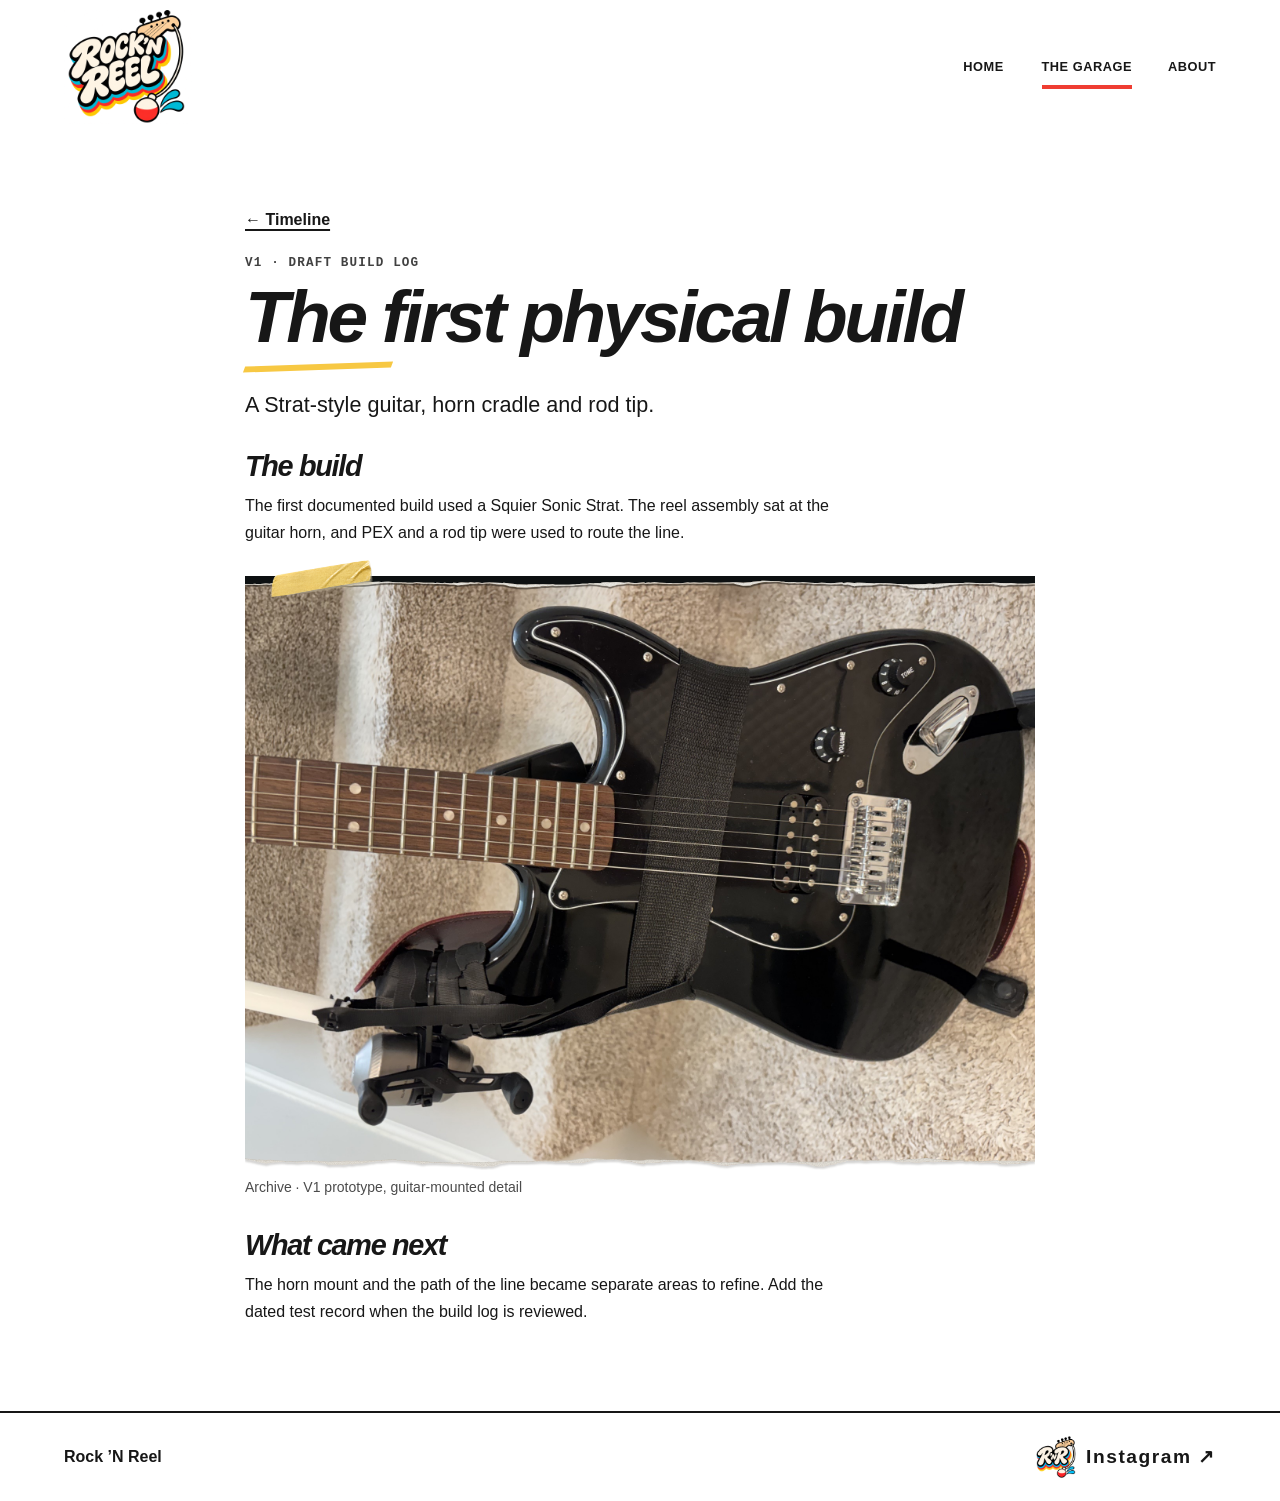
<file: garage/v1-first-build.html>
<!doctype html>
<html lang="en">
<head>
  <meta charset="utf-8">
  <meta name="viewport" content="width=device-width, initial-scale=1">
  <meta name="theme-color" content="#171717">
  <title>The first physical build | Rock ’N Reel</title>
  <link rel="icon" href="../favicon.ico" sizes="16x16 32x32 48x48">
  <link rel="icon" type="image/png" sizes="16x16" href="../favicon-16.png">
  <link rel="icon" type="image/png" sizes="32x32" href="../favicon-32.png">
  <link rel="icon" type="image/png" sizes="48x48" href="../favicon-48.png">
  <link rel="apple-touch-icon" sizes="180x180" href="../webclip-180.png">
  <link rel="manifest" href="../site.webmanifest">
  <link rel="stylesheet" href="../style.css">
  <link rel="stylesheet" href="garage.css">
  <script src="../integrations.js" defer></script>
</head>
<body class="garage-site">
  <a class="skip-link" href="#main">Skip to content</a>
  <header class="site-header">
    <div class="frame masthead">
      <a class="brand" href="../index.html"><img src="../assets/branding/rock-n-reel-logo-transparent.png" width="1328" height="1184" alt="Rock ’N Reel"></a>
      <nav aria-label="Main navigation">
      <a href="../index.html">Home</a>
      <a href="../garage/index.html" aria-current="location">The Garage</a>
      <a href="../about.html">About</a>
      </nav>
    </div>
  </header>
  <main id="main" class="interior">
    <article class="frame article ">
      <header class="entry-header">
        <a class="back-link" href="timeline.html">← Timeline</a>
        <p class="article-meta">V1 · Draft build log</p>
        <h1>The first physical build</h1>
        <p class="lede">A Strat-style guitar, horn cradle and rod tip.</p>
      </header>
      <section><h2>The build</h2><p>The first documented build used a Squier Sonic Strat. The reel assembly sat at the guitar horn, and PEX and a rod tip were used to route the line.</p></section>
      <figure class="build-photo"><div class="entry-photo"><img src="../assets/photos/archive-v1/v1-guitar-mounted-detail.jpg" width="2016" height="1512" loading="lazy" alt="Reel and rod attachment on the V1 guitar body"></div><figcaption>Archive · V1 prototype, guitar-mounted detail</figcaption></figure>
      <section><h2>What came next</h2><p>The horn mount and the path of the line became separate areas to refine. Add the dated test record when the build log is reviewed.</p></section>
    </article>
  </main>
  <footer class="site-footer"><div class="frame footer-inner">
    <span>Rock ’N Reel</span>
    <a href="https://www.instagram.com/rock_nreel/" rel="noopener noreferrer" class="instagram-link"><img src="../assets/branding/rock-n-reel-rr-favicon-512.png" width="60" height="60" alt=""><span>Instagram <span aria-hidden="true">&#8599;</span></span></a>
  </div></footer>
</body>
</html>
</file>
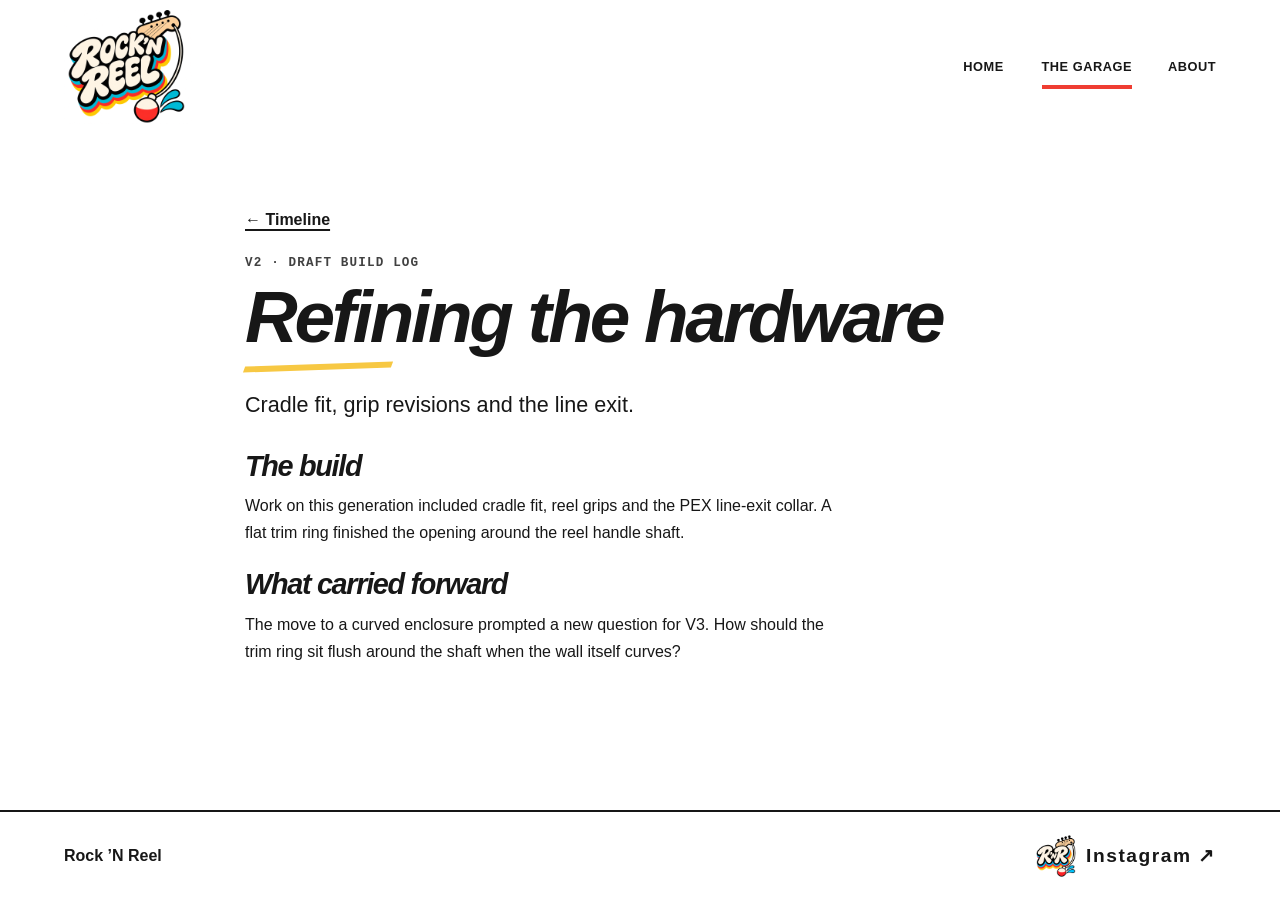
<file: garage/v2-refining-the-hardware.html>
<!doctype html>
<html lang="en">
<head>
  <meta charset="utf-8">
  <meta name="viewport" content="width=device-width, initial-scale=1">
  <meta name="theme-color" content="#171717">
  <title>Refining the hardware | Rock ’N Reel</title>
  <link rel="icon" href="../favicon.ico" sizes="16x16 32x32 48x48">
  <link rel="icon" type="image/png" sizes="16x16" href="../favicon-16.png">
  <link rel="icon" type="image/png" sizes="32x32" href="../favicon-32.png">
  <link rel="icon" type="image/png" sizes="48x48" href="../favicon-48.png">
  <link rel="apple-touch-icon" sizes="180x180" href="../webclip-180.png">
  <link rel="manifest" href="../site.webmanifest">
  <link rel="stylesheet" href="../style.css">
  <link rel="stylesheet" href="garage.css">
  <script src="../integrations.js" defer></script>
</head>
<body class="garage-site">
  <a class="skip-link" href="#main">Skip to content</a>
  <header class="site-header">
    <div class="frame masthead">
      <a class="brand" href="../index.html"><img src="../assets/branding/rock-n-reel-logo-transparent.png" width="1328" height="1184" alt="Rock ’N Reel"></a>
      <nav aria-label="Main navigation">
      <a href="../index.html">Home</a>
      <a href="../garage/index.html" aria-current="location">The Garage</a>
      <a href="../about.html">About</a>
      </nav>
    </div>
  </header>
  <main id="main" class="interior">
    <article class="frame article ">
      <header class="entry-header">
        <a class="back-link" href="timeline.html">← Timeline</a>
        <p class="article-meta">V2 · Draft build log</p>
        <h1>Refining the hardware</h1>
        <p class="lede">Cradle fit, grip revisions and the line exit.</p>
      </header>
      <section><h2>The build</h2><p>Work on this generation included cradle fit, reel grips and the PEX line-exit collar. A flat trim ring finished the opening around the reel handle shaft.</p></section>
      <section><h2>What carried forward</h2><p>The move to a curved enclosure prompted a new question for V3. How should the trim ring sit flush around the shaft when the wall itself curves?</p></section>
    </article>
  </main>
  <footer class="site-footer"><div class="frame footer-inner">
    <span>Rock ’N Reel</span>
    <a href="https://www.instagram.com/rock_nreel/" rel="noopener noreferrer" class="instagram-link"><img src="../assets/branding/rock-n-reel-rr-favicon-512.png" width="60" height="60" alt=""><span>Instagram <span aria-hidden="true">&#8599;</span></span></a>
  </div></footer>
</body>
</html>
</file>
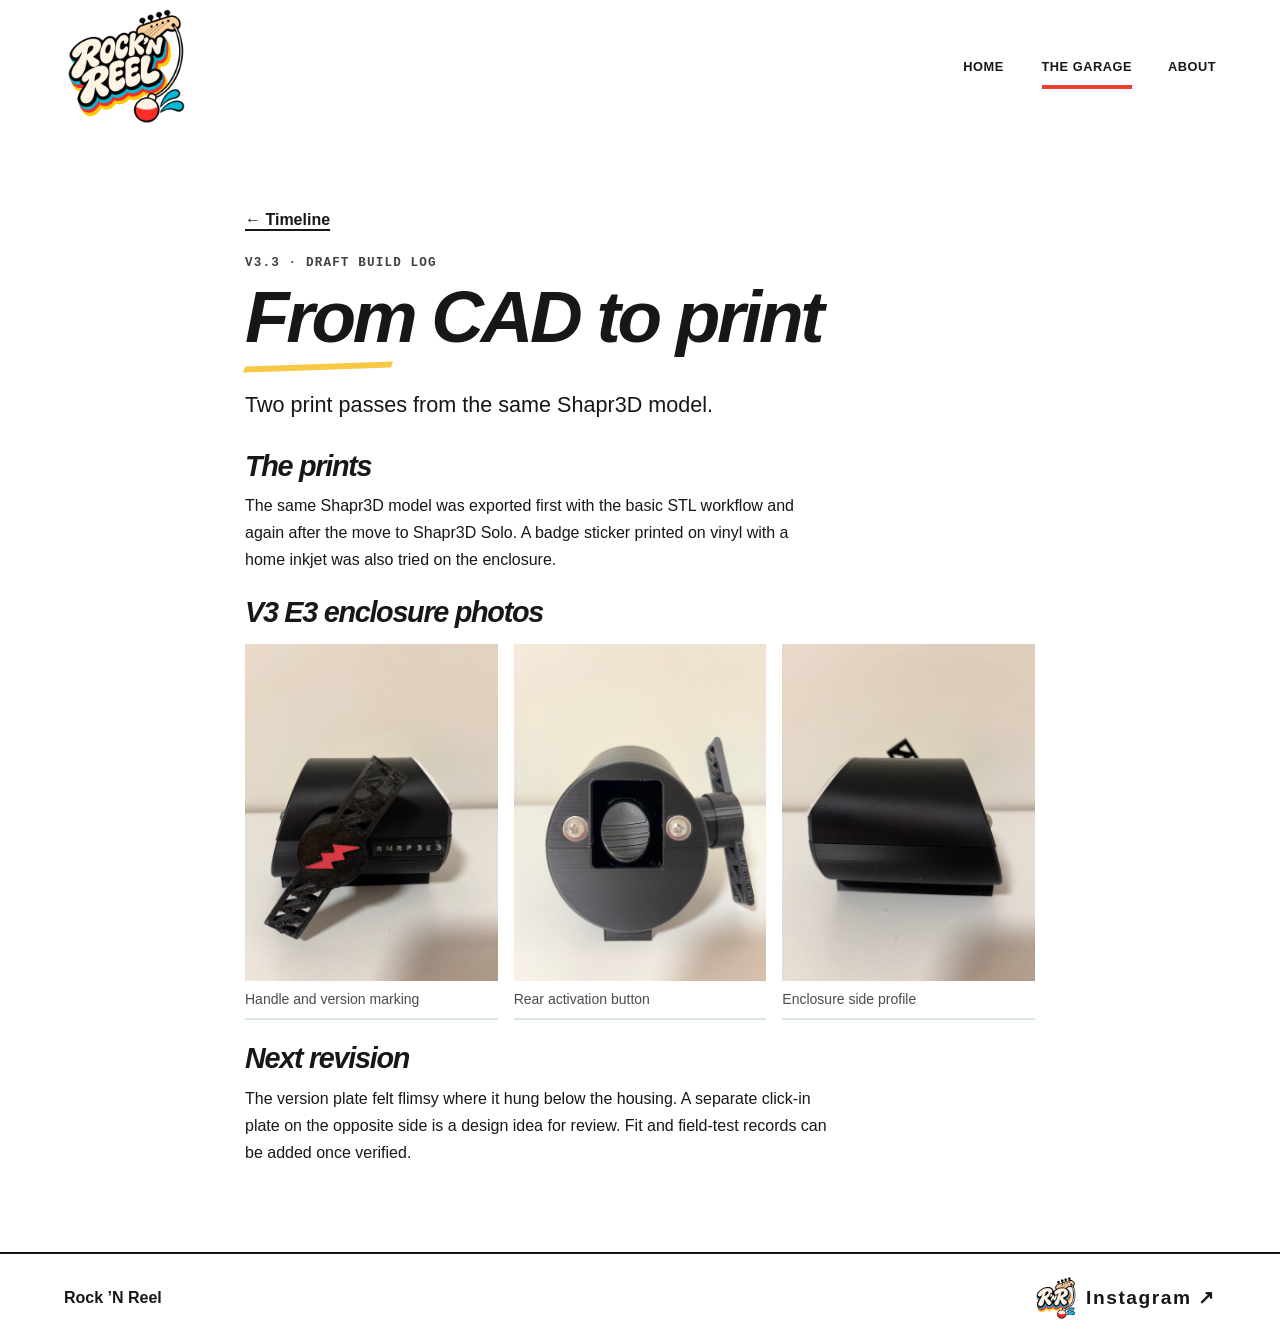
<file: garage/v3-3-from-cad-to-print.html>
<!doctype html>
<html lang="en">
<head>
  <meta charset="utf-8">
  <meta name="viewport" content="width=device-width, initial-scale=1">
  <meta name="theme-color" content="#171717">
  <title>From CAD to print | Rock ’N Reel</title>
  <link rel="icon" href="../favicon.ico" sizes="16x16 32x32 48x48">
  <link rel="icon" type="image/png" sizes="16x16" href="../favicon-16.png">
  <link rel="icon" type="image/png" sizes="32x32" href="../favicon-32.png">
  <link rel="icon" type="image/png" sizes="48x48" href="../favicon-48.png">
  <link rel="apple-touch-icon" sizes="180x180" href="../webclip-180.png">
  <link rel="manifest" href="../site.webmanifest">
  <link rel="stylesheet" href="../style.css">
  <link rel="stylesheet" href="garage.css">
  <script src="../integrations.js" defer></script>
</head>
<body class="garage-site">
  <a class="skip-link" href="#main">Skip to content</a>
  <header class="site-header">
    <div class="frame masthead">
      <a class="brand" href="../index.html"><img src="../assets/branding/rock-n-reel-logo-transparent.png" width="1328" height="1184" alt="Rock ’N Reel"></a>
      <nav aria-label="Main navigation">
      <a href="../index.html">Home</a>
      <a href="../garage/index.html" aria-current="location">The Garage</a>
      <a href="../about.html">About</a>
      </nav>
    </div>
  </header>
  <main id="main" class="interior">
    <article class="frame article ">
      <header class="entry-header">
        <a class="back-link" href="timeline.html">← Timeline</a>
        <p class="article-meta">V3.3 · Draft build log</p>
        <h1>From CAD to print</h1>
        <p class="lede">Two print passes from the same Shapr3D model.</p>
      </header>
      <section><h2>The prints</h2><p>The same Shapr3D model was exported first with the basic STL workflow and again after the move to Shapr3D Solo. A badge sticker printed on vinyl with a home inkjet was also tried on the enclosure.</p></section>
      <section><h2>V3 E3 enclosure photos</h2>
        <div class="build-photos">
          <figure><img src="../assets/photos/v3-e3/v3-e3-handle-and-version.jpg" width="1152" height="1536" loading="lazy" alt="Handle and red lightning detail"><figcaption>Handle and version marking</figcaption></figure>
          <figure><img src="../assets/photos/v3-e3/v3-e3-rear-button.jpg" width="1152" height="1536" loading="lazy" alt="Rear button on the standalone enclosure"><figcaption>Rear activation button</figcaption></figure>
          <figure><img src="../assets/photos/v3-e3/v3-e3-side-clean.jpg" width="1152" height="1536" loading="lazy" alt="Curved black side of the standalone enclosure"><figcaption>Enclosure side profile</figcaption></figure>
        </div>
      </section>
      <section><h2>Next revision</h2><p>The version plate felt flimsy where it hung below the housing. A separate click-in plate on the opposite side is a design idea for review. Fit and field-test records can be added once verified.</p></section>
    </article>
  </main>
  <footer class="site-footer"><div class="frame footer-inner">
    <span>Rock ’N Reel</span>
    <a href="https://www.instagram.com/rock_nreel/" rel="noopener noreferrer" class="instagram-link"><img src="../assets/branding/rock-n-reel-rr-favicon-512.png" width="60" height="60" alt=""><span>Instagram <span aria-hidden="true">&#8599;</span></span></a>
  </div></footer>
</body>
</html>
</file>
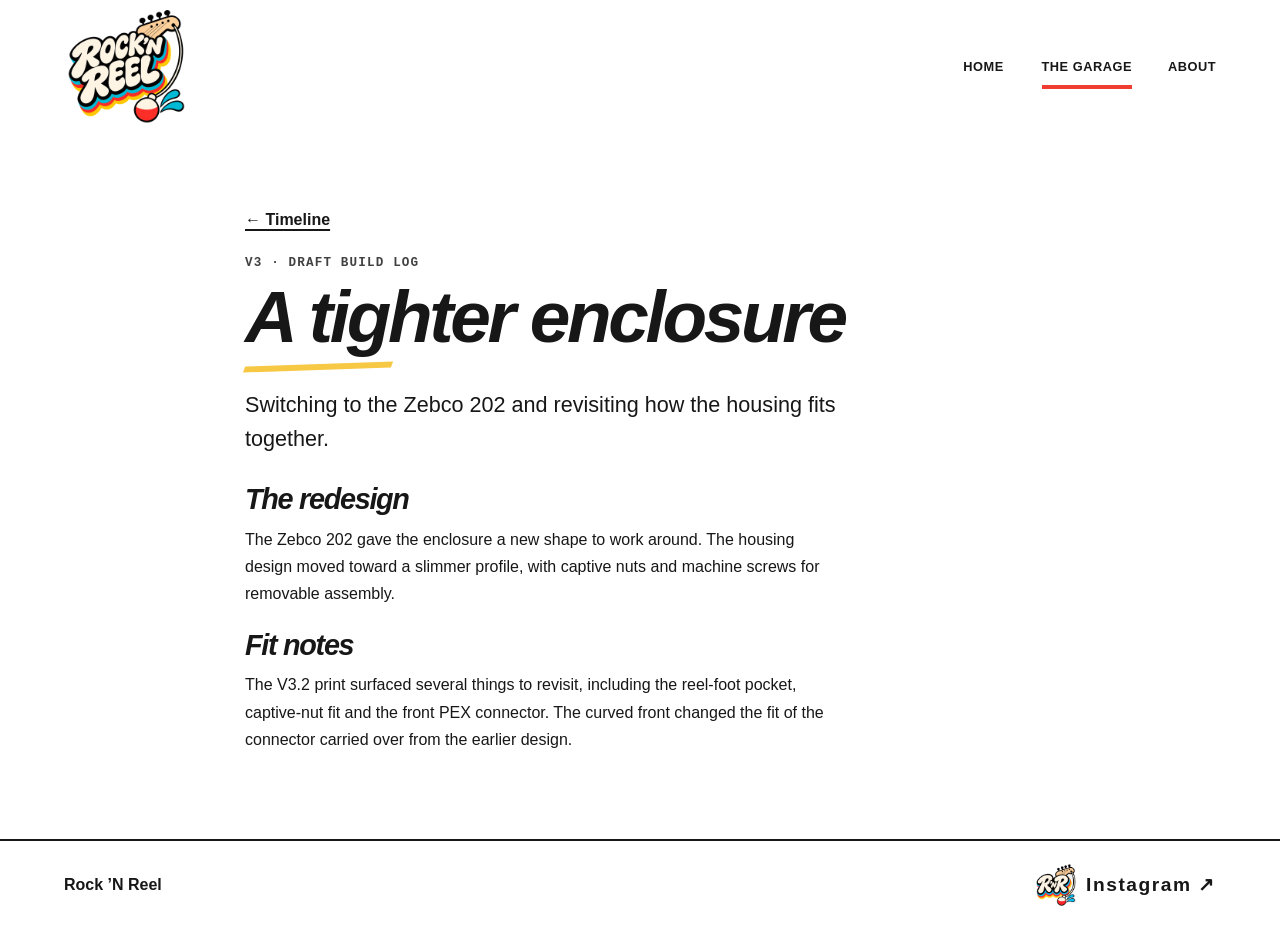
<file: garage/v3-tighter-enclosure.html>
<!doctype html>
<html lang="en">
<head>
  <meta charset="utf-8">
  <meta name="viewport" content="width=device-width, initial-scale=1">
  <meta name="theme-color" content="#171717">
  <title>A tighter enclosure | Rock ’N Reel</title>
  <link rel="icon" href="../favicon.ico" sizes="16x16 32x32 48x48">
  <link rel="icon" type="image/png" sizes="16x16" href="../favicon-16.png">
  <link rel="icon" type="image/png" sizes="32x32" href="../favicon-32.png">
  <link rel="icon" type="image/png" sizes="48x48" href="../favicon-48.png">
  <link rel="apple-touch-icon" sizes="180x180" href="../webclip-180.png">
  <link rel="manifest" href="../site.webmanifest">
  <link rel="stylesheet" href="../style.css">
  <link rel="stylesheet" href="garage.css">
  <script src="../integrations.js" defer></script>
</head>
<body class="garage-site">
  <a class="skip-link" href="#main">Skip to content</a>
  <header class="site-header">
    <div class="frame masthead">
      <a class="brand" href="../index.html"><img src="../assets/branding/rock-n-reel-logo-transparent.png" width="1328" height="1184" alt="Rock ’N Reel"></a>
      <nav aria-label="Main navigation">
      <a href="../index.html">Home</a>
      <a href="../garage/index.html" aria-current="location">The Garage</a>
      <a href="../about.html">About</a>
      </nav>
    </div>
  </header>
  <main id="main" class="interior">
    <article class="frame article ">
      <header class="entry-header">
        <a class="back-link" href="timeline.html">← Timeline</a>
        <p class="article-meta">V3 · Draft build log</p>
        <h1>A tighter enclosure</h1>
        <p class="lede">Switching to the Zebco 202 and revisiting how the housing fits together.</p>
      </header>
      <section><h2>The redesign</h2><p>The Zebco 202 gave the enclosure a new shape to work around. The housing design moved toward a slimmer profile, with captive nuts and machine screws for removable assembly.</p></section>
      <section><h2>Fit notes</h2><p>The V3.2 print surfaced several things to revisit, including the reel-foot pocket, captive-nut fit and the front PEX connector. The curved front changed the fit of the connector carried over from the earlier design.</p></section>
    </article>
  </main>
  <footer class="site-footer"><div class="frame footer-inner">
    <span>Rock ’N Reel</span>
    <a href="https://www.instagram.com/rock_nreel/" rel="noopener noreferrer" class="instagram-link"><img src="../assets/branding/rock-n-reel-rr-favicon-512.png" width="60" height="60" alt=""><span>Instagram <span aria-hidden="true">&#8599;</span></span></a>
  </div></footer>
</body>
</html>
</file>
<file: style.css>
:root {
  --ink: #171717;
  --white: #fff;
  --blue: #19b6c9;
  --red: #ef3d32;
  --yellow: #f7c843;
  --cream: #fff4de;
  --line: #d6d6d6;
  --muted: #555;
  --heading: "Arial Black", "Segoe UI Black", Arial, sans-serif;
}
* { box-sizing: border-box; }
body {
  margin: 0;
  min-height: 100vh;
  display: flex;
  flex-direction: column;
  background: var(--white);
  color: var(--ink);
  font: 1rem/1.55 Arial, Helvetica, sans-serif;
}
main { flex: 1; }
h1, h2, p, figure { margin: 0; }
h1, h2 { font-family: var(--heading); font-weight: 900; line-height: 1; }
a { color: inherit; }
img { display: block; max-width: 100%; height: auto; }
button, input { font: inherit; }
:focus-visible { outline: 3px solid var(--ink); outline-offset: 4px; }
.frame { width: min(1200px, calc(100% - 2 * clamp(16px, 5vw, 64px))); margin-inline: auto; }
.site-header { border-bottom: 2px solid var(--ink); }
.masthead, .footer-inner {
  display: flex;
  align-items: center;
  justify-content: space-between;
  gap: 16px 32px;
  flex-wrap: wrap;
  padding-block: 17px;
}
.brand { width: min(244px, 75vw); }
nav { display: flex; gap: clamp(14px, 3vw, 36px); flex-wrap: wrap; }
nav a { text-decoration: none; font-weight: 800; padding-block: 7px; }
nav a:hover, nav a[aria-current] { box-shadow: inset 0 -4px var(--blue); }
.site-footer { border-top: 2px solid var(--ink); margin-top: auto; font-weight: 700; }
.footer-inner { padding-block: 22px; }
.hero {
  display: grid;
  grid-template-columns: 1.1fr 1fr;
  align-items: center;
  gap: clamp(24px, 4vw, 56px);
  padding-block: clamp(36px, 7vw, 92px) clamp(40px, 6vw, 72px);
}
.hero h1 {
  font-size: clamp(2.2rem, 5.5vw, 5rem);
  letter-spacing: -.075em;
  line-height: .98;
}
.hero h1 span { text-decoration: underline var(--red) .13em; text-underline-offset: .12em; }
.hero-copy p { margin-block: 26px 22px; max-width: 29ch; font-size: clamp(1.05rem, 2vw, 1.35rem); }
.button, .text-link { display: inline-flex; align-items: center; gap: 9px; font-weight: 800; }
.button {
  background: var(--blue);
  border: 2px solid var(--ink);
  box-shadow: 4px 4px var(--ink);
  padding: 10px 15px;
  text-decoration: none;
}
.button:hover { background: var(--yellow); }
.text-link, .back-link { text-decoration-thickness: 2px; text-underline-offset: .22em; }
.text-link:hover, .back-link:hover { text-decoration-color: var(--red); }
.photo-placeholder, .photo img { width: 100%; border: 2px solid var(--ink); }
.photo img { object-fit: contain; background: #f4f4f4; }
.reel-photo img, .photo-placeholder.reel { aspect-ratio: 4 / 3; }
.full-guitar img, .photo-placeholder.guitar { aspect-ratio: 3.65 / 1; }
.photo-placeholder {
  display: grid;
  place-content: center;
  justify-items: center;
  gap: 7px;
  padding: 16px;
  text-align: center;
  background: repeating-linear-gradient(-45deg, #f8f8f8 0 10px, #eee 10px 11px);
}
.photo-placeholder.reel { box-shadow: 8px 8px var(--blue); }
.photo-placeholder span, .article-meta {
  font: 700 .79rem/1.4 "Courier New", monospace;
  text-transform: uppercase;
  letter-spacing: .09em;
}
.photo-placeholder span { background: var(--white); border: 1px solid var(--ink); padding: 3px 8px; }
.photo-placeholder strong { font-size: clamp(.95rem, 2.3vw, 1.4rem); }
figcaption { color: var(--muted); margin-top: 12px; font-size: .88rem; }
.full-guitar h2 { margin-bottom: 14px; font-size: clamp(1.5rem, 3.2vw, 2.15rem); }
.cards { display: grid; grid-template-columns: repeat(2, minmax(0, 1fr)); gap: clamp(18px, 3vw, 36px); }
.home-cards { margin-block: clamp(34px, 6vw, 68px); }
.card {
  --accent: var(--blue);
  min-height: 230px;
  display: flex;
  align-items: flex-start;
  flex-direction: column;
  gap: 16px;
  padding: clamp(20px, 4vw, 44px);
  border: 2px solid var(--ink);
  border-top: 8px solid var(--accent);
  background: var(--white);
}
.card.yellow { --accent: var(--yellow); }
.card.red { --accent: var(--red); }
.card h2 { font-size: clamp(1.65rem, 3.7vw, 2.75rem); letter-spacing: -.045em; }
.card p { max-width: 36ch; }
.card .text-link { margin-top: auto; }
.signup {
  border-top: 2px solid var(--ink);
  padding-block: 28px 48px;
  display: grid;
  grid-template-columns: 1fr 1.2fr;
  gap: 18px 36px;
}
.signup h2 { font-size: 1.75rem; margin-bottom: 7px; }
#signup-status { margin-bottom: 8px; color: var(--muted); font-size: .88rem; }
.seva-fields { display: flex; flex-wrap: wrap; gap: 8px; align-items: stretch; }
.formkit-field { flex: 1 1 170px; }
.formkit-input, .formkit-submit { border: 1px solid var(--ink); padding: 8px 10px; min-height: 43px; }
.formkit-input { width: 100%; }
.formkit-submit { background: var(--blue); font-weight: 700; }
.formkit-submit:disabled { background: #eee; color: var(--muted); }
.formkit-alert:empty, .formkit-spinner { display: none; }
.formkit-powered-by-convertkit-container { margin-top: 8px; font-size: .82rem; }
.interior { padding-block: clamp(36px, 7vw, 90px); }
.page-intro { margin-bottom: clamp(26px, 5vw, 55px); }
.page-intro h1, .article h1 {
  font-size: clamp(2.5rem, 7vw, 5.3rem);
  letter-spacing: -.065em;
  overflow-wrap: break-word;
}
.page-intro p, .lede { font-size: clamp(1.05rem, 2vw, 1.35rem); max-width: 55ch; margin-top: 16px; }
.back-link { display: inline-block; margin-bottom: 16px; font-weight: 700; }
.graph {
  background-image: linear-gradient(#19b6c924 1px, transparent 1px), linear-gradient(90deg, #19b6c924 1px, transparent 1px);
  background-size: 24px 24px;
}
.timeline { list-style: none; padding: 0; margin: 0; max-width: 760px; }
.timeline li {
  display: grid;
  grid-template-columns: 76px 1fr;
  gap: 14px;
  background: var(--white);
  border: 1px solid var(--ink);
  border-left: 5px solid var(--blue);
  padding: clamp(12px, 3vw, 24px);
}
.timeline li + li { margin-top: 14px; }
.version {
  justify-self: start;
  align-self: start;
  background: var(--yellow);
  padding: 4px 7px;
  font: 800 1rem/1.35 "Courier New", monospace;
}
.timeline h2, .note-index h2 { font-size: clamp(1.2rem, 3vw, 1.9rem); line-height: 1.12; }
.timeline h2 a, .note-index h2 a { text-decoration: none; }
.timeline h2 a:hover, .note-index h2 a:hover { text-decoration: underline; }
.timeline p, .note-index p { margin-block: 6px; }
.notebook {
  background: repeating-linear-gradient(to bottom, var(--white) 0 29px, #e4eef0 29px 30px);
  border: 1px solid var(--line);
  border-left: 3px solid var(--red);
  padding: clamp(16px, 5vw, 50px);
}
.note-index { max-width: 760px; }
.article { max-width: 790px; }
.article-meta { color: var(--muted); margin-bottom: 9px; }
.article .lede { margin-bottom: 25px; }
.article section { margin-block: 22px; }
.article section p, .article > p + p:not(.lede) { margin-top: 10px; }
.article > .text-link { margin-top: 18px; }
.article h2 { font-size: clamp(1.25rem, 3vw, 1.8rem); line-height: 1.12; }
.draft { display: inline-block; background: var(--cream); color: var(--ink); padding: 4px 8px; }
.sr-only, .skip-link:not(:focus) { position: absolute; width: 1px; height: 1px; padding: 0; overflow: hidden; clip-path: inset(50%); white-space: nowrap; }
.skip-link:focus { position: absolute; z-index: 2; top: 8px; left: 8px; padding: 6px 10px; background: var(--yellow); }
@media (max-width: 760px) {
  .hero, .signup { grid-template-columns: 1fr; }
  .hero h1 { font-size: clamp(2.65rem, 10.4vw, 4.4rem); }
  .full-guitar img, .photo-placeholder.guitar { aspect-ratio: 2.6 / 1; }
}
@media (max-width: 540px) {
  .cards { grid-template-columns: 1fr; }
  .card { min-height: 185px; }
  .masthead { gap: 8px 20px; }
  .timeline li { grid-template-columns: 1fr; }
}

/* Homepage art direction follows the headline and photo proportions of concepts 02 and 04. */
.home .frame { width: min(1240px, calc(100% - 2 * clamp(18px, 4.5vw, 66px))); }
.home .site-header { border: 0; }
.home .masthead { border-bottom: 1px solid var(--ink); padding-block: 10px; }
.home .brand { width: clamp(112px, 10vw, 142px); flex: 0 0 auto; }
.home nav { gap: clamp(14px, 3vw, 38px); }
.home nav a { font-size: .83rem; text-transform: uppercase; letter-spacing: .055em; }
.home nav a:hover, .home nav a[aria-current] { box-shadow: inset 0 -4px var(--red); }
.home .hero {
  grid-template-columns: minmax(0, .88fr) minmax(0, 1.12fr);
  gap: clamp(28px, 4.4vw, 64px);
  padding-block: clamp(30px, 4vw, 60px) clamp(32px, 4vw, 56px);
}
.home .hero h1 {
  font-size: clamp(3rem, 7.65vw, 7.3rem);
  line-height: .82;
  letter-spacing: -.065em;
}
.home .hero h1 span { display: block; width: max-content; position: relative; text-decoration: none; }
.home .hero h1 .cast { color: var(--blue); }
.home .hero h1 .repeat { color: var(--red); }
.repeat::after {
  content: "";
  position: absolute;
  left: -.025em;
  right: -.07em;
  bottom: -.18em;
  height: .09em;
  border-radius: 53% 47% 40% 35%;
  background: var(--yellow);
  transform: rotate(-1.6deg);
}
.home .hero h1 .sparks {
  position: absolute;
  top: -.05em;
  left: calc(100% + .15em);
  width: .62em;
  height: .95em;
}
.sparks i {
  position: absolute;
  left: 0;
  width: .4em;
  height: .08em;
  border-radius: 1em;
  background: var(--yellow);
}
.sparks i:nth-child(1) { top: .17em; transform: rotate(-35deg); }
.sparks i:nth-child(2) { top: .43em; left: .08em; transform: rotate(-9deg); }
.sparks i:nth-child(3) { top: .68em; transform: rotate(23deg); }
.home .hero-copy p { margin-block: 29px 16px; max-width: 35ch; }
.home .button { border-radius: 6px; box-shadow: 3px 3px var(--ink); }
.home .reel-stage {
  position: relative;
  isolation: isolate;
  display: grid;
  place-items: center;
  aspect-ratio: 1.19;
  overflow: hidden;
  border-radius: 14px;
  background: radial-gradient(ellipse at 60% 74%, #414141, var(--ink) 72%);
}
.home .reel-stage::before {
  content: "";
  position: absolute;
  z-index: -1;
  width: 106%;
  aspect-ratio: 1;
  left: 1%;
  top: 13%;
  border-radius: 50%;
  background: linear-gradient(135deg, #ffe28a, var(--yellow) 54%, #e9ac26);
}

.signup-form .formkit-submit[data-active] > span {
  opacity: 0;
}

@keyframes signup-pulse {
  from { opacity: 0.35; transform: scale(0.75); }
  to { opacity: 1; transform: scale(1); }
}

.signup-form .formkit-submit:hover,
.signup-form .formkit-submit:focus-visible {
  border-color: var(--pure-white);
  background: var(--pure-white);
  color: var(--jet-black);
  outline: none;
}

.signup-form .formkit-alert {
  margin: 0 0 10px;
  padding: 10px 12px;
  border: 1px solid var(--rock-red);
  color: var(--pure-white);
  font-size: 0.86rem;
  line-height: 1.35;
  list-style: none;
}

.signup-form .formkit-alert:empty {
  display: none;
}

.signup-form .formkit-alert-success {
  border-color: var(--pure-white);
}

.signup-form .seva-custom-content {
  padding: 12px;
  color: var(--muted-white);
  font-size: 0.86rem;
  line-height: 1.45;
  text-align: center;
  white-space: pre-line;
}

.signup-form .formkit-powered-by-convertkit-container {
  margin-top: 8px;
}

.signup-form .formkit-powered-by-convertkit {
  color: rgba(255, 255, 255, 0.48);
  font-size: 0.68rem;
  text-decoration: none;
}

.signup-form .formkit-powered-by-convertkit:hover,
.signup-form .formkit-powered-by-convertkit:focus-visible {
  color: var(--pure-white);
}

.social-footer {
  position: relative;
  z-index: 1;
  display: flex;
  min-height: 80px;
  align-items: center;
  justify-content: center;
  padding: 12px 24px 28px;
}

.instagram-link {
  display: inline-flex;
  align-items: center;
  gap: 12px;
  color: var(--pure-white);
  font-size: clamp(1rem, 1.5vw, 1.2rem);
  font-weight: 700;
  letter-spacing: 0.08em;
  text-decoration: none;
  transition: color 160ms ease, transform 160ms ease;
}

.instagram-icon {
  width: 34px;
  height: 34px;
  overflow: visible;
  color: var(--rock-red);
  fill: none;
  stroke: currentColor;
  stroke-width: 2;
}

.instagram-icon-dot {
  fill: currentColor;
  stroke: none;
}

.instagram-link:hover,
.instagram-link:focus-visible {
  color: var(--rock-red);
  transform: translateY(-2px);
}

.visually-hidden {
  position: absolute;
  width: 1px;
  height: 1px;
  padding: 0;
  margin: -1px;
  overflow: hidden;
  clip: rect(0, 0, 0, 0);
  white-space: nowrap;
  border: 0;
  border-radius: 9px;
  object-fit: cover;
  object-position: center 73%;
  box-shadow: 0 13px 34px #17171766;
}
.home figcaption { font-size: .8rem; }
.home .full-guitar { width: min(1440px, calc(100% - 36px)); }
.home .full-guitar figcaption { text-align: right; margin-top: 8px; }
.home .full-guitar img {
  aspect-ratio: 3.5 / 1;
  border: 0;
  border-radius: 14px;
  object-fit: cover;
  object-position: center 49%;
}
.home .home-cards { gap: clamp(16px, 2.2vw, 30px); margin-block: clamp(30px, 4vw, 58px); }
.home .card {
  display: grid;
  grid-template-columns: minmax(0, 1.15fr) minmax(0, 1fr);
  gap: 0;
  padding: 0;
  background: var(--cream);
  border: 1.5px solid var(--ink);
  border-radius: 14px;
  align-items: stretch;
  overflow: hidden;
}
.home .card-copy {
  display: flex;
  flex-direction: column;
  align-items: flex-start;
  gap: 12px;
  padding: clamp(18px, 2.6vw, 34px);
}
.home .card h2 { font-size: clamp(1.55rem, 3vw, 2.65rem); }
.home .card .text-link { margin-top: auto; }
.home .card .text-link:focus-visible { outline-offset: 2px; }
.card-icon {
  display: grid;
  place-items: center;
  width: 44px;
  height: 44px;
  border-radius: 8px;
  background: var(--accent);
  color: var(--ink);
}
.card-icon svg { width: 24px; height: 24px; fill: none; stroke: currentColor; stroke-width: 1.8; }
.card-media {
  position: relative;
  min-width: 0;
  min-height: 190px;
  border-inline-start: 1px solid #17171733;
}
.card-media img {
  position: absolute;
  inset: 0;
  width: 100%;
  height: 100%;
  object-fit: cover;
}
.garage-photo img { object-position: center 65%; }
.archive-photo img { object-position: 63% center; }
.build-photos {
  display: grid;
  grid-template-columns: repeat(auto-fit, minmax(min(100%, 150px), 1fr));
  gap: 16px;
  margin-top: 16px;
}
.build-photo img, .build-photos img { width: 100%; border-radius: 8px; }
@media (max-width: 760px) {
  .home .hero { grid-template-columns: 1fr; }
  .home .hero h1 { font-size: clamp(3rem, 13vw, 6rem); }
  .home .home-cards { grid-template-columns: 1fr; }
  .home .brand { width: clamp(85px, 26vw, 112px); }
  .home nav { gap: clamp(9px, 3vw, 20px); }
  .home nav a { font-size: clamp(.68rem, 2.8vw, .83rem); }
  .home .reel-stage { aspect-ratio: 1.35; }
  .home .reel-stage img { width: 84%; height: 85%; }
  .home .full-guitar img { aspect-ratio: 2.6 / 1; }
}
@media (max-width: 540px) {
  .home .card { grid-template-columns: 1fr; grid-template-areas: "media" "copy"; }
  .home .card-copy { grid-area: copy; }
  .home .card-media {
    grid-area: media;
    aspect-ratio: 2.1;
    min-height: 0;
    border-inline-start: 0;
    border-bottom: 1px solid #17171733;
  }
  .archive-photo img { object-position: center 74%; }
}
.garage-site .masthead { border-bottom: 1px solid var(--ink); padding-block: 10px; }
.garage-site .site-header { border: 0; }
.garage-site .brand { width: clamp(85px, 10vw, 142px); }
.garage-site nav a { text-transform: uppercase; font-size: .8rem; letter-spacing: .04em; }
.garage-site nav a[aria-current] { box-shadow: inset 0 -4px var(--red); }
.garage-site .page-intro h1 { text-transform: uppercase; }
.garage-site .page-intro em { color: #087d8c; font-style: normal; }
.garage-choices { display: grid; grid-template-columns: repeat(2,minmax(0,1fr)); gap: 20px; }
.garage-choice { background: var(--cream); border: 1px solid; border-radius: 14px; overflow: hidden; text-decoration: none; display: grid; grid-template-rows: 1fr auto auto; }
.garage-choice div { padding: 22px; border-top: 6px solid var(--blue); }
.notes-choice div { border-color: var(--red); }
.garage-choice h2 { text-transform: uppercase; font-size: clamp(1.8rem,4vw,3.2rem); margin-bottom: 8px; }
.garage-choice img { width: 100%; aspect-ratio: 2.3; object-fit: cover; object-position: center 60%; }
.garage-choice span { padding: 12px 22px; font-weight: 800; }
.garage-choice:hover span { text-decoration: underline; }
.garage-site .timeline { border-left: 2px solid var(--blue); padding-left: 22px; max-width: 940px; }
.garage-site .timeline li { position: relative; grid-template-columns: minmax(130px,1fr) 2fr; border-left: 1px solid; padding: 0; border-radius: 10px; }
.timeline li::before { content: ""; position: absolute; left: -29px; top: 24px; width: 10px; height: 10px; background: var(--red); border: 2px solid white; border-radius: 50%; }
.timeline li > img,.garage-missing { width: 100%; height: 100%; min-height: 135px; max-height: 210px; border-radius: 9px 0 0 9px; object-fit: cover; object-position: center 62%; }
.garage-missing { display: grid; place-content: center; background: #eef5f6; color: #444; font-size: .8rem; }
.timeline-copy { padding: 14px 20px 18px 0; }
.timeline-meta { font-size: .78rem; color: #444; }
.garage-site .note-index { max-width: 920px; }
.garage-site .note-index article { padding: 18px 20px; background: #fff4dee0; border-radius: 8px; border: 1px solid #17171735; }
.garage-site .note-index article + article { margin-top: 15px; }
@media(max-width: 570px) {
 .garage-site nav { gap: 12px; }
 .garage-choices { grid-template-columns: 1fr; }
 .garage-site .timeline li { grid-template-columns: 1fr; gap: 0; }
 .timeline li > img,.garage-missing { height: 150px; border-radius: 9px 9px 0 0; }
 .timeline-copy { padding: 12px; }
}

/* Garage paper stock and display lettering. */
.garage-site .masthead { border-bottom: 0; }
.garage-site h1, .garage-site h2 { font-weight: 900; font-style: italic; letter-spacing: -.045em; }
.garage-site .page-intro em { font-style: inherit; }
.garage-site h1::after {
  content: ""; display: block; width: 2em; height: .085em;
  margin: .14em 0 .25em; background: var(--yellow); transform: skewX(-22deg) rotate(-2deg);
}
.garage-site .garage-choice, .garage-site .note-index article, .garage-site .timeline li {
  position: relative; background: transparent; border: 0; border-radius: 0;
  border-image: url("assets/site-art/paper-white.png") 28 fill / 19px stretch;
  filter: drop-shadow(1px 3px 2px #17171725);
}
.garage-site .garage-choice { overflow: visible; padding: 10px; }
.garage-site .garage-choice:first-child {
  border-image-source: url("assets/site-art/paper-blue.webp");
}
.garage-site .garage-choice div { border: 0; }
.garage-site .garage-choice::before, .garage-site .build-photo::before {
  content: ""; position: absolute; top: -10px; left: 22px; width: 105px; aspect-ratio: 403 / 96;
  background: url("assets/site-art/masking-tape-long-creased.webp") center / contain no-repeat;
  transform: rotate(-7deg); pointer-events: none;
}
.garage-site .notes-choice::before { left: auto; right: 20px; transform: rotate(5deg); }
.garage-site .build-photo { position: relative; overflow: visible; }
.garage-site .timeline img, .garage-site .garage-missing, .garage-site .build-photo img { border-radius: 0; }
.garage-site .timeline li { padding: 8px; }
.garage-site .article-meta { font-weight: 800; }

.about-site .article {
  position: relative;
  padding: clamp(24px, 5vw, 64px);
  border-image: url("assets/site-art/paper-white.png") 28 fill / 20px stretch;
  filter: drop-shadow(1px 3px 2px #17171725);
}
.about-site .article::before {
  content: ""; position: absolute; top: -10px; left: 24px;
  width: 110px; aspect-ratio: 403 / 96; transform: rotate(-6deg);
  background: url("assets/site-art/masking-tape-long-creased.webp") center / contain no-repeat;
  pointer-events: none;
}
.about-site .article h1 { text-transform: uppercase; }

.instagram-link { display: inline-flex; align-items: center; gap: 8px; }
.instagram-link img { width: 44px; height: 44px; }
</file>
<file: homepage-variations.css>
/* Scoped to the two homepage previews. */
.punk {
  --torn: polygon(0 2%, 5% 0, 11% 2%, 19% 0, 27% 2%, 35% 0, 44% 2%, 52% 0, 61% 2%, 70% 0, 80% 2%, 89% 0, 96% 2%, 100% 0, 100% 98%, 94% 100%, 86% 98%, 77% 100%, 68% 98%, 57% 100%, 49% 98%, 40% 100%, 31% 98%, 22% 100%, 13% 98%, 6% 100%, 0 98%);
}
.punk .hero { min-height: 0; }
.punk .hero h1 { line-height: .88; }
.punk .hero .button { border-radius: 2px; }
.punk .reel-stage { border-radius: 0; }
.punk .reel-stage img { border-radius: 0; }
.punk-a .punk-hero {
  background: radial-gradient(ellipse at 77% 70%, #123b43, #101619 56%, #151515 90%);
  color: #fff;
}
.punk-a .hero .button { color: var(--ink); }
.punk-a .hero .reel-photo figcaption { color: #dfebed; }
.punk-a .reel-stage { background: transparent; aspect-ratio: 1.36; }
.punk-a .reel-stage::before {
  inset: auto 0 1%; width: 100%; aspect-ratio: 2;
  background: radial-gradient(ellipse, #19b6c999, transparent 70%);
}
.punk-a .reel-stage img {
  width: 100%; height: 100%; box-shadow: none;
  mask-image: linear-gradient(90deg, transparent, #000 3%, #000 97%, transparent), linear-gradient(0deg, transparent, #000 5%, #000 94%, transparent);
  mask-composite: intersect;
}
.punk-b .hero h1 {
  font-style: italic;
  transform: rotate(-3deg);
  padding-left: .10em;
}
.punk-b .hero h1 > span {
  color: #fff;
  paint-order: stroke fill;
  -webkit-text-stroke: .12em var(--ink);
  filter: drop-shadow(2px 2px 0 #fff) drop-shadow(-2px -2px 0 #fff) drop-shadow(2px 5px 0 #17171735);
}
.punk-b .hero h1 .cast { color: var(--blue); }
.punk-b .hero h1 .repeat { color: var(--red); }
.punk-b .hero .sparks { filter: drop-shadow(1px 1px 0 #171717); }
.punk-b .repeat::after { bottom: -.23em; }
.punk-b .hero-copy p { margin-top: 36px; }
.punk-b .reel-stage { background: transparent; }
.punk-b .reel-stage::before {
  width: 96%; top: 13%; left: 2%; aspect-ratio: 1.19;
  background: var(--yellow);
  clip-path: polygon(0 23%, 14% 20%, 4% 11%, 90% 0, 85% 10%, 100% 9%, 95% 78%, 100% 88%, 14% 100%, 20% 90%, 0 92%);
}
.punk-b .reel-stage img {
  width: 82%; height: 76%; transform: rotate(2deg);
  outline: 5px solid #fff;
  box-shadow: 7px 13px 0 #17171722;
}
.punk .full-guitar { margin-top: 18px; }
.punk .full-guitar .photo { background: var(--ink); padding: 8px; }
.punk .full-guitar img { clip-path: var(--torn); border-radius: 0; }
.punk .full-guitar figcaption { margin: 6px 8px 3px; color: #fff; }
.punk .home-cards { gap: clamp(20px, 3vw, 40px); }
.punk .home-cards .card { position: relative; border-radius: 0; overflow: visible; }
.punk .home-cards .card-media { min-width: 0; }
.punk-a .home-cards .card {
  border: 0; background: transparent; isolation: isolate;
  filter: drop-shadow(4px 6px 0 #17171737);
}
.punk-a .card::before {
  content: ""; position: absolute; inset: 0; z-index: -1;
  background: var(--cream); clip-path: var(--torn);
}
.punk-a .card.blue::before { background: #d0f1f3; }
.punk-a .card-media { margin: 12px; border: 4px solid #fff; transform: rotate(2deg); }
.punk-a .card.yellow .card-media { transform: rotate(-2deg); }
.punk-a .card-media::after {
  content: ""; position: absolute; top: -13px; left: 22%; width: 54px; height: 20px;
  background: #f7d365e8; transform: rotate(-11deg);
  clip-path: polygon(0 2%, 100% 0, 96% 27%, 100% 56%, 95% 80%, 100% 100%, 0 97%, 4% 72%, 0 45%, 4% 18%);
}
.punk-b .home-cards .card {
  border: 1px solid var(--ink); border-top: 5px solid var(--accent);
  background: #fffefa; box-shadow: 5px 5px 0 #17171722;
}
.punk-b .card-media { margin: 9px; border: 0; clip-path: var(--torn); }
@media (max-width: 760px) {
  .punk-b .hero h1 { font-size: clamp(2.5rem, 12vw, 5.5rem); }
  .punk .reel-stage { aspect-ratio: 1.22; }
  .punk .full-guitar .photo { padding: 4px; }
}
@media (max-width: 540px) {
  .punk .card-media { margin: 10px; }
  .punk-a .card-media { transform: rotate(1deg); }
}

.punk-d .site-header { position: relative; z-index: 2; background: #fff; }
.punk-d .masthead { min-height: 94px; justify-content: flex-end; position: relative; padding-left: 220px; }
.punk-d .masthead .brand { position: absolute; top: 7px; left: 0; width: clamp(165px, 16vw, 218px); filter: drop-shadow(2px 4px 1px #0005); }
.punk-d .punk-hero {
  position: relative; isolation: isolate; background: #fff; color: #fff;
}
.punk-d .punk-hero::before {
  content: ""; position: absolute; inset: 0; z-index: -1;
  background: radial-gradient(ellipse at 40% 95%, #162f34, #111416 52%, #121212 82%);
  clip-path: polygon(0 0, 58% 0, 57.4% 5%, 57.7% 7%, 56% 12%, 56.2% 13%, 54.5% 22%, 54% 23%, 54.3% 25%, 52.5% 33%, 52.6% 36%, 50.8% 45%, 51% 47%, 48.7% 58%, 49% 59%, 47.1% 69%, 46.6% 70%, 47% 72%, 45% 82%, 44.3% 83%, 44.6% 86%, 42% 100%, 0 100%);
}
.punk-d .hero { padding-block: clamp(103px, 8vw, 128px) 54px; }
.punk-d .hero h1 {
  font-style: italic; line-height: .83; letter-spacing: -.075em;
  font-size: clamp(3rem, 8.05vw, 8rem);
  transform: skewX(-4deg);
  transform-origin: left bottom;
}
.punk-d .hero-copy p { max-width: 33ch; margin-top: 31px; }
.punk-d .hero h1 .sparks {
  background: var(--yellow);
  clip-path: polygon(78% 0, 12% 57%, 44% 57%, 22% 100%, 92% 40%, 60% 40%);
  width: .64em; height: 1.31em; top: -.08em;
}
.punk-d .sparks i { display: none; }
.punk-d .hero .button {
  font-weight: 900; font-style: italic; border-radius: 7px; transform: skewX(-9deg);
  box-shadow: 4px 4px var(--yellow); text-transform: uppercase; font-size: .87rem;
}
.punk-d .hero .button > span { transform: skewX(9deg); }
.punk-d .hero .button:focus-visible { outline-color: #fff; }
.punk-d .reel-stage { aspect-ratio: 1.22; overflow: visible; }
.punk-d .reel-stage::before {
  inset: 2% 0 0 auto; width: 74%; aspect-ratio: auto; border-radius: 0;
  background: repeating-linear-gradient(114deg, transparent 0 20%, var(--blue) 20% 47%, transparent 47% 53%, var(--blue) 53% 67%, transparent 67% 100%);
}
.punk-d .reel-stage img {
  position: absolute; inset: 0; width: 100%; height: 100%; object-fit: contain;
  mask-image: none; box-shadow: none; background: transparent;
  filter: none;
}
.punk-d .hero .reel-photo figcaption { color: var(--ink); background: #fff; width: fit-content; padding-inline: 6px; }
.punk-d .full-guitar {
  position: relative; width: 100%; margin: -12px 0 0; padding: 15px 0 10px;
  background: white;
}
.punk-d .full-guitar::before { content: ""; position: absolute; inset: 0; background: #141819; clip-path: var(--torn); }
.punk-d .full-guitar .photo { position: relative; width: min(1440px, 100%); margin-inline: auto; background: transparent; }
.punk-d .full-guitar img { aspect-ratio: 3.5; }
.punk-d .full-guitar figcaption { display: flex; flex-wrap: wrap; align-items: center; gap: 8px 16px; margin: 10px 12px; text-align: left; }
.punk-d .archive-stamp {
  color: var(--ink); background: #fff; border-left: 7px solid var(--red);
  font-weight: 900; font-style: italic; padding: 4px 10px; transform: skewX(-7deg);
}
.punk-d .home-cards .card { display: block; min-height: 0; filter: drop-shadow(3px 5px 0 #17171725); }
.punk-d .card.yellow::before { background: #fff; }
.punk-d .card.yellow { filter: drop-shadow(0 0 1px #17171785) drop-shadow(3px 4px 0 #17171725); }
.punk-d .card::after {
  content: ""; position: absolute; top: -10px; left: 23px; width: 100px; height: 25px;
  background: #f7c843c9; transform: rotate(-8deg);
  clip-path: polygon(0 0,100% 2%,96% 30%,100% 52%,96% 72%,100% 100%,0 98%,4% 73%,0 53%,4% 28%);
  pointer-events: none;
}
.punk-d .card-copy {
  display: grid; grid-template-columns: auto minmax(0,1fr) auto; grid-template-areas: "icon title arrow" "icon text arrow";
  align-items: center; gap: 7px 16px; padding-top: 32px;
}
.punk-d .card-icon { grid-area: icon; border-radius: 0; background: transparent; }
.punk-d .card-icon svg { width: 38px; height: 38px; }
.punk-d .card h2 { grid-area: title; font-style: italic; text-transform: uppercase; font-size: clamp(1.3rem,2.5vw,2.35rem); }
.punk-d .card p { grid-area: text; }
.punk-d .card .text-link { grid-area: arrow; margin: 0; border-radius: 50%; width: 39px; height: 39px; display: grid; place-items: center; color: white; background: var(--ink); text-decoration: none; }
.punk-d .card .text-link:hover { background: var(--blue); color: var(--ink); }
@media(max-width: 760px) {
  .punk-d .masthead { min-height: 69px; padding-left: 136px; }
  .punk-d .masthead .brand { width: clamp(123px, 33vw, 165px); }
  .punk-d .punk-hero::before { display: none; }
  .punk-d .hero { width: 100%; gap: 0; padding: 0; }
  .punk-d .hero-copy {
    background: linear-gradient(140deg, #121212, #153238);
    padding: 76px 20px 50px;
    clip-path: polygon(0 0,100% 0,100% 93%,95% 94%,91% 93.8%,81% 95%,68% 95.5%,54% 97%,44% 96.8%,29% 98.6%,11% 99%,0 100%);
  }
  .punk-d .hero h1 { font-size: clamp(2.75rem, 13.5vw, 5.5rem); }
  .punk-d .reel-photo { padding: 12px 18px 28px; }
  .punk-d .full-guitar img { aspect-ratio: 2.6; }
}
@media(max-width: 420px) {
  .punk-d .masthead nav { gap: 8px; }
  .punk-d .masthead nav a { font-size: .61rem; }
  .punk-d .card-copy { gap: 6px 10px; }
}
/* Homepage photo and paper treatments. */
.punk-d .masthead .brand img {
  mask: none;
}
.punk-d .punk-hero::before {
  clip-path: none;
  background: linear-gradient(108deg, #171819 0 50%, transparent 50%);
}
.punk-d .hero h1 > span:nth-child(even) { margin-left: .07em; }
.punk-d .hero h1 { letter-spacing: -.058em; text-shadow: .012em .012em 0 currentColor; }
.punk-d .hero .button {
  padding-inline: 20px;
  border: 0;
  border-radius: 5px 9px 5px 9px;
  box-shadow: 3px 4px 0 #0009;
  outline-offset: 5px;
}
.punk-d .full-guitar::before, .punk-d .full-guitar img, .punk-d .card::before {
  clip-path: none;
  mask: none;
}
.punk-d .full-guitar { margin-top: -16px; }
.punk-d .full-guitar .photo { padding-top: 0; }

.punk-d .archive-stamp {
  position: relative; border: 0; border-radius: 0 3px 3px 0;
  padding: 5px 12px 5px 20px; margin-left: 4px;
  background: linear-gradient(90deg,var(--red) 0 5px,#fff 5px 8px,var(--red) 8px 12px,#fff 12px);
  box-shadow: 2px 3px #0007; letter-spacing: .045em;
}
.punk-d .home-cards .card { filter: drop-shadow(0 2px 1px #17171726) drop-shadow(2px 5px 5px #17171726); }
.punk-d .card::after {
  width: 130px; height: auto; aspect-ratio: 403 / 96; top: -12px; left: 22px;
  background: url("assets/site-art/masking-tape-long-creased.webp") center / contain no-repeat;
  clip-path: none; opacity: 1; filter: none;
}
.punk-d .card.yellow::after { transform: rotate(-8deg); aspect-ratio: 405 / 137; background-image: url("assets/site-art/tape-large-folded.webp"); }
@media(max-width: 760px) {
  .punk-d .full-guitar { margin-top: -10px; }
  .punk-d .card::after { width: 106px; }
}

/* A narrow painted lip follows the exact angle of the headline panel. */
.punk-d .punk-hero { overflow: hidden; }
.punk-d .punk-hero::after {
  content: ""; position: absolute; inset: 0; z-index: -1; pointer-events: none;
  inset: auto; left: 50%; top: 50%; width: 32px; height: 115%;
  transform: translate(-50%, -50%) rotate(18deg);
  background: url("assets/site-art/dry-brush.svg") center / 100% 100% no-repeat;
}
/* Mask the whole black stage so the hero shows through its upper torn contour. */
.punk-d .full-guitar {
  isolation: isolate; width: 100%; background: #141819;
  mask: url("assets/site-art/contour-top.svg") top / 100% 22px no-repeat,
        linear-gradient(#000 0 0) center / 100% calc(100% - 42px) no-repeat,
        url("assets/site-art/contour-bottom.svg") bottom / 100% 22px no-repeat;
}
.punk-d .full-guitar::before, .punk-d .full-guitar::after {
  content: ""; position: absolute; inset: 0 0 auto; height: 22px; z-index: 1;
  pointer-events: none; background: url("assets/site-art/pulp-top.svg") center / 100% 100% no-repeat;
}
.punk-d .full-guitar::after { inset: auto 0 0; background-image: url("assets/site-art/pulp-bottom.svg"); }
.punk-d .full-guitar { padding-block: 20px 18px; }
/* Nine-slice the paper to keep the ragged corners at their natural scale. */
.punk-d .card.blue::before,
.punk-d .card.yellow::before {
  background: none;
  border-image: var(--kit-paper) 28 fill / 22px stretch;
}
.punk-d .card.blue { --kit-paper: url("assets/site-art/paper-blue.webp"); }
.punk-d .card.yellow { --kit-paper: url("assets/site-art/paper-white.png"); }
@media(max-width: 760px) {
  .punk-d .punk-hero::after { display: none; }
}

.punk-d .site-header, .punk-d .masthead { border-bottom: 0; }

.main-home .masthead .brand { width: clamp(85px, 10vw, 142px); filter: none; }


.main-home .hero-split {
  width: 100%; min-height: 520px; position: relative; overflow: hidden;
  display: flex; align-items: stretch; gap: 0; padding: 0;
  background: #fff url("assets/site-art/hero-ink-contour.svg") center / 100% 100% no-repeat;
}
.main-home .hero-split::before, .main-home .hero-split::after,
.main-home .hero h1::after { content: none; }
.main-home .hero-left {
  clip-path: none;
  width: 50%; flex: none; position: relative; z-index: 2; background: transparent; color: white;
  padding: clamp(70px,7vw,112px) 4vw 56px max(24px,calc((100% - 1200px)/2));
  display: flex; flex-direction: column; justify-content: center; align-items: flex-start;
}
.main-home .hero h1 { width: 100%; margin: 0; transform: none; }
.main-home .hero h1 img { display: block; width: 100%; height: auto; }
.main-home .hero-right {
  flex: 1; min-width: 0; margin: 0; z-index: 1; background: transparent;
  display: flex; flex-direction: column; justify-content: center;
  padding: 45px 4vw 36px;
}
.main-home .reel-stage { isolation: auto; }
.main-home .reel-stage::before { content: none; }
.main-home .reel-stage { width: 100%; max-width: 440px; align-self: center; }
.main-home .reel-stage img { max-width: 440px; z-index: 3; }
.main-home .hero-split .hero-right figcaption { position: relative; align-self: center; text-align: center; background: transparent; z-index: 4; }
@media (max-width: 860px) {
  .main-home .hero-split { flex-direction: column; background-image: none; }
  .main-home .hero-left { width: 100%; padding: 58px 24px 39px; background: #0d1011; }
  .main-home .hero h1 { max-width: 530px; }
  .main-home .hero-right { position: relative; overflow: hidden; background: #fff; padding: 23px 24px 34px; }
}

.main-home main { background: #fff; }
.main-home .full-guitar {
  --panorama-width: min(1240px, 100% - 2 * clamp(10px, 2vw, 32px));
  --archive-inset: 24px;
  position: relative; overflow: hidden; isolation: isolate; mask: none;
  margin: 0; padding: 0; background: var(--ink);
}
.main-home .full-guitar::before, .main-home .full-guitar::after { content: none; }
.main-home .full-guitar .photo { width: 100%; max-width: none; margin: 0; padding: 0; }
.main-home .guitar-panorama {
  position: relative; isolation: isolate; overflow: hidden;
  width: var(--panorama-width); margin-inline: auto;
}
.main-home .guitar-panorama > img:first-child {
  --edge-fade: 14%;
  display: block; width: 100%; height: auto; min-height: 240px; object-fit: cover;
  mask-image: linear-gradient(to right,
    transparent 0%, #0003 calc(var(--edge-fade) * .3),
    #000c calc(var(--edge-fade) * .7), #000 var(--edge-fade),
    #000 calc(100% - var(--edge-fade)), #000c calc(100% - var(--edge-fade) * .7),
    #0003 calc(100% - var(--edge-fade) * .3), transparent 100%);
}
.main-home .paper-edge {
  display: block; width: 100%; pointer-events: none; z-index: 5;
}
.main-home .paper-edge.upper {
  position: absolute; inset: 0 0 auto; height: 32px;
  background: url("assets/site-art/archive-paper-top.svg") center / 100% 100% no-repeat;
}
.main-home .paper-edge.lower {
  position: absolute; bottom: -1px; left: 0; height: 32px;
  background: url("assets/site-art/archive-paper-bottom.svg") center / 100% 100% no-repeat;
}
.main-home .full-guitar figcaption {
  position: absolute; bottom: 39px; z-index: 5;
  left: calc((100% - var(--panorama-width)) / 2 + var(--archive-inset));
  max-width: calc(var(--panorama-width) - 2 * var(--archive-inset));
  margin: 0; padding: 4px 12px 4px 4px;
  gap: 4px 10px; background: #0b0c0e; color: white;
}

.main-home .home-cards .card .text-link { width: 44px; height: 44px; }
.main-home .home-cards .text-link::after { content: ""; position: absolute; inset: 0; }
.main-home .home-cards .card:focus-within { outline: 2px solid var(--ink); outline-offset: 4px; }
.main-home .hero .button { min-height: 44px; }
.main-home .signup { gap: 20px clamp(24px, 4vw, 58px); }
.main-home .signup h2 { margin-bottom: 6px; line-height: 1.1; }
.main-home #signup-status { margin-bottom: 10px; }
.main-home .signup :is(.formkit-input, .formkit-submit) { min-height: 44px; }
.main-home .signup .formkit-submit:disabled { background: #f5f5f5; color: #555; }

@media (min-width: 861px) {
  .main-home .home-cards .card p { font-size: 1.0625rem; }
}
@media (max-width: 860px) {
  .main-home .hero-left::after {
    content: ""; position: absolute; inset: 100% 0 auto; height: 12px;
    background: url("assets/site-art/hero-ink-contour-mobile.svg") center / 100% 100% no-repeat;
    pointer-events: none;
  }
  .main-home .paper-edge.upper, .main-home .paper-edge.lower { height: 24px; }
  .main-home .guitar-panorama > img:first-child { --edge-fade: 12%; }
  .main-home .full-guitar figcaption { bottom: 28px; }
  .main-home .masthead nav a {
    display: inline-flex; align-items: center; justify-content: center; min-width: 44px; min-height: 44px;
    font-size: .75rem; letter-spacing: .045em;
  }
}
@media (max-width: 420px) {
  .main-home .masthead { padding-left: 78px; }
  .main-home .masthead nav { gap: 6px; flex-wrap: nowrap; }
  .main-home .masthead nav a { padding-inline: 3px; }
  .main-home .full-guitar { --archive-inset: 12px; }
}
@media (max-width: 360px) {
  .main-home .masthead { padding-left: 70px; }
  .main-home .masthead .brand { width: 74px; }
  .main-home .masthead nav { gap: 4px; }
  .main-home .masthead nav a { white-space: nowrap; font-size: .69rem; }
  .main-home .home-cards .card-copy { grid-template-columns: 32px minmax(0, 1fr) 44px; }
  .main-home .home-cards .card-icon svg { width: 30px; height: 30px; }
  .main-home .signup .formkit-fields { grid-template-columns: 1fr; }
  .main-home .signup .formkit-submit { width: 100%; }
}
</file>
<file: garage/garage.css>
.garage-site {
  --garage-ink: #0d1011;
  --paper-upper: url("../assets/site-art/archive-paper-top.svg");
  --paper-lower: url("../assets/site-art/archive-paper-bottom.svg");
}

.garage-site .interior { padding-block: clamp(30px, 5vw, 72px); }
.garage-site .masthead nav { flex-wrap: nowrap; }
.garage-site .masthead nav a {
  display: inline-flex;
  align-items: center;
  justify-content: center;
  min-height: 44px;
  min-width: 44px;
  white-space: nowrap;
}
.garage-site .back-link,
.garage-site main .text-link { display: inline-flex; align-items: center; min-height: 44px; }
.garage-site a:focus-visible { outline: 2px solid #087d8c; outline-offset: 4px; }

.garage-site .garage-mast {
  position: relative;
  isolation: isolate;
  padding: clamp(32px, 4vw, 56px) clamp(22px, 5vw, 68px);
  color: #fff;
  background: linear-gradient(to right, var(--garage-ink) 0 55%, transparent 55%);
}
.garage-mast::before {
  content: "";
  position: absolute;
  z-index: -1;
  inset: 0 0 0 55%;
  background: url("../assets/site-art/hero-ink-edge.svg") center / 100% 100% no-repeat;
}
.garage-site .garage-mast em { color: var(--blue); }
.garage-site .garage-mast p { max-width: 45ch; }
.garage-site .garage-choice > div:first-child { padding: clamp(16px, 2.5vw, 26px); }
.garage-site .garage-choice > span { padding: 12px clamp(16px, 2.5vw, 26px); }
.garage-site .garage-choice .choice-photo,
.garage-site .entry-photo { position: relative; background: var(--garage-ink); padding: 0; }
.choice-photo::before,
.entry-photo::before,
.entry-photo::after {
  content: "";
  position: absolute;
  inset: 0 0 auto;
  height: 17px;
  background: var(--paper-upper) center / 100% 100% no-repeat;
  pointer-events: none;
}
.entry-photo::after { inset: auto 0 -1px; height: 19px; background-image: var(--paper-lower); }
.choice-photo::before { height: 13px; }
.garage-site .build-photo { margin-block: 30px; }
.garage-site .build-photo::before { z-index: 1; }
.garage-site .build-photo figcaption,
.garage-site .build-photos figcaption { font-size: .875rem; color: #4b4b4b; margin-top: 8px; }
.garage-site .build-photos img { border-radius: 0; }
.garage-site .build-photos figure { padding-bottom: 8px; border-bottom: 2px solid #d9e6e7; }

.garage-site .graph {
  background-size: 28px 28px;
  background-image: linear-gradient(#19b6c91a 1px, transparent 1px),
                    linear-gradient(90deg, #19b6c91a 1px, transparent 1px);
}
.garage-site .timeline { border-left-color: #087d8c; }
.garage-site .timeline-meta { font-size: .875rem; }
.garage-site .timeline li > img { height: 100%; max-height: none; }
.garage-site .garage-missing {
  background: repeating-linear-gradient(#f1f6f6 0 23px, #e0ebec 23px 24px);
  padding-inline: 8px;
  text-align: center;
}
.garage-site .entry-header { margin-bottom: 28px; }
.garage-site .entry-header .back-link { margin-bottom: 12px; }
.garage-site .entry-header .article-meta { color: #414141; }
.garage-site .article h1 { font-size: clamp(2.1rem, 5.7vw, 4.65rem); overflow-wrap: break-word; }
.garage-site .article section p { max-width: 66ch; line-height: 1.7; }
.garage-site .notebook {
  background-image: repeating-linear-gradient(#fff 0 29px, #e7eff0 29px 30px);
  border-color: #dae3e5;
  border-left-color: var(--red);
  box-shadow: 2px 4px 8px #17171712;
}
.garage-site .note-index article { padding: 18px clamp(16px, 3vw, 24px); }

@media (max-width: 760px) {
  .garage-site .garage-mast { background: var(--garage-ink); }
  .garage-mast::before {
    inset: 100% 0 auto;
    height: 10px;
    background-image: url("../assets/site-art/hero-ink-mobile.svg");
  }
  .garage-site .garage-mast { margin-bottom: 42px; }
}
@media (max-width: 570px) {
  .garage-site .masthead { gap: 8px; }
  .garage-site .masthead nav { gap: 7px; }
  .garage-site .masthead nav a { font-size: .74rem; }
  .garage-site .timeline li > img { height: 150px; }
  .garage-site .timeline .garage-missing { height: auto; min-height: 72px; }
  .garage-site .entry-photo::after { height: 14px; }
}
@media (max-width: 360px) {
  .garage-site .brand { width: 72px; }
  .garage-site .masthead nav { gap: 4px; }
  .garage-site .masthead nav a { font-size: .69rem; }
}
</file>
